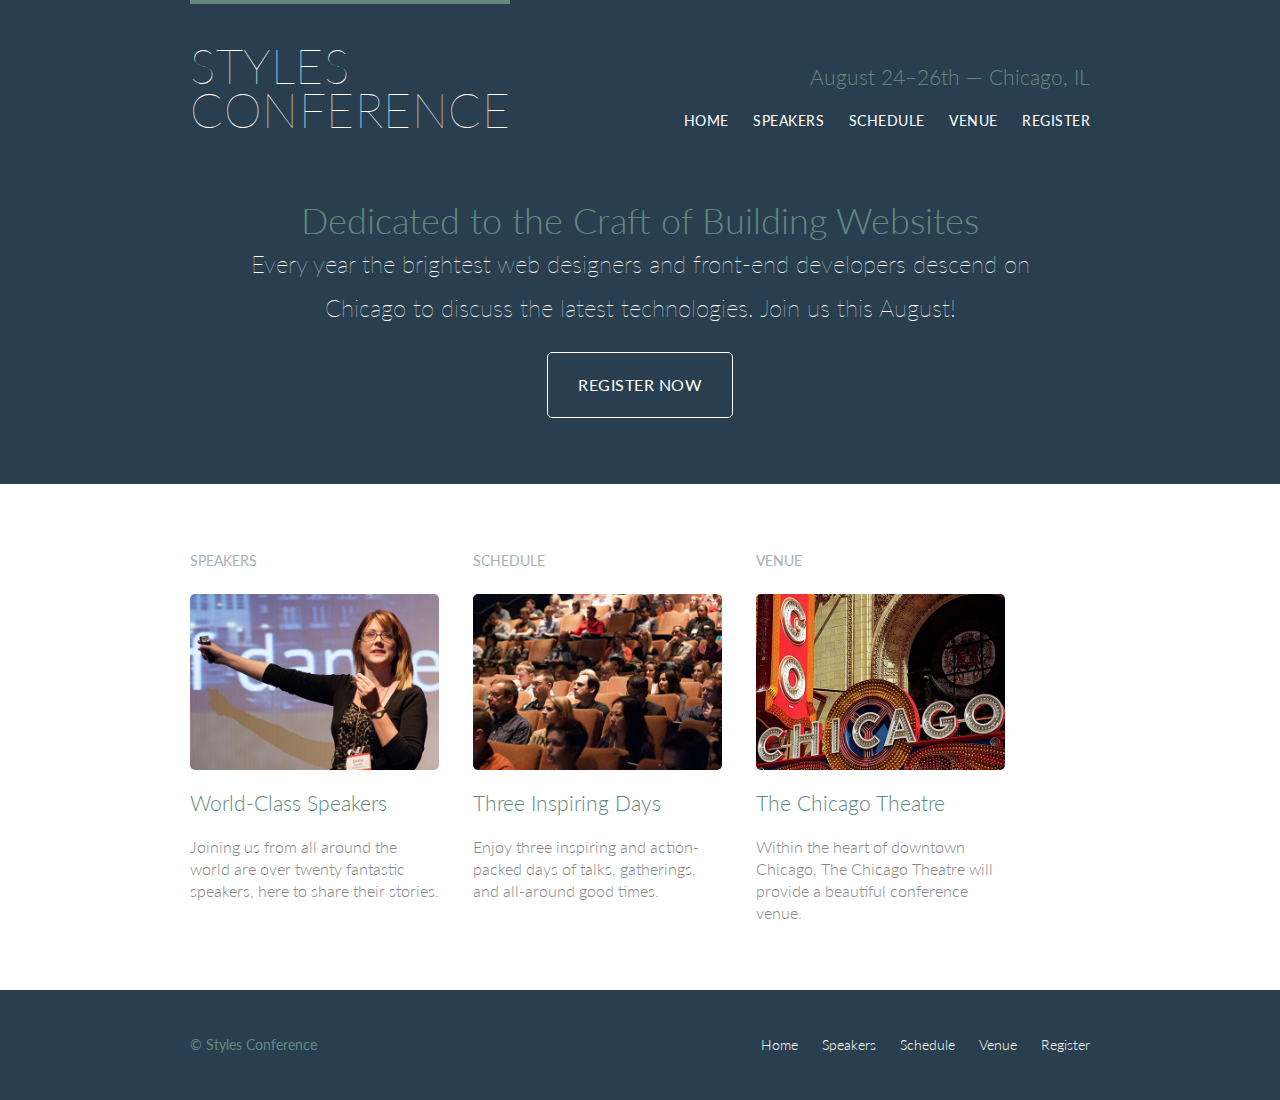
<file: index.html>
<!DOCTYPE html>
<html lang="en">
  <head>
    <meta charset="utf-8" />
    <title>Styles Conference</title>
    <link rel="stylesheet" href="normalize.css" />
    <link rel="stylesheet" href="main.css" />
    <link rel="preconnect" href="https://fonts.googleapis.com" />
    <link rel="preconnect" href="https://fonts.gstatic.com" crossorigin />
    <link
      href="https://fonts.googleapis.com/css2?family=Lato:wght@100;300;400&display=swap"
      rel="stylesheet"
    />
  </head>
  <body>
    <header class="primary-header container group">
      <h1 class="logo">
        <a href="index.html"
          >Styles <br />
          Conference</a
        >
      </h1>

      <h3 class="tagline">August 24&ndash;26th &mdash; Chicago, IL</h3>

      <nav class="nav primary-nav">
        <ul>
          <li><a href="index.html">Home</a></li>
          <li><a href="speakers.html">Speakers</a></li>
          <li><a href="schedule.html">Schedule</a></li>
          <li><a href="venue.html">Venue</a></li>
          <li><a href="register.html">Register</a></li>
        </ul>
      </nav>
    </header>

    <section class="hero container">
      <h2>Dedicated to the Craft of Building Websites</h2>

      <p>
        Every year the brightest web designers and front-end developers descend
        on Chicago to discuss the latest technologies. Join us this August!
      </p>

      <a href="register.html" class="btn btn-alt">Register Now</a>
    </section>

    <section class="row">
      <div class="grid">
        <!-- speakers -->
        <section class="teaser col-1-3">
          <a href="speakers.html">
            <h5>Speakers</h5>
            <a href="speakers.html">
              <img src="assets/images/home/speakers.jpg" alt="Professional
              Speakers"
            </a>
            <h3>World-Class Speakers</h3>
          </a>
          <p>
            Joining us from all around the world are over twenty fantastic
            speakers, here to share their stories.
          </p>
        </section>
        <!-- 
        schedule
      -->
        <section class="teaser col-1-3">
          <a href="schedule.html">
            <h5>Schedule</h5>
            <a href="schedule.html">
              <img src="assets/images/home/schedule.jpg" alt="schedule"
            </a>
            <h3>Three Inspiring Days</h3>
          </a>
          <p>
            Enjoy three inspiring and action-packed days of talks, gatherings,
            and all-around good times.
          </p>
        </section>
        <!-- 
        venue
      -->
        <section class="teaser col-1-3">
          <a href="venue.html">
            <h5>Venue</h5>
            <a href="venue.html">
              <img src="assets/images/home/venue.jpg" alt="venue"
            </a>
            <h3>The Chicago Theatre</h3>
          </a>
          <p>
            Within the heart of downtown Chicago, The Chicago Theatre will
            provide a beautiful conference venue.
          </p>
        </section>
      </div>
    </section>
    <footer class="primary-footer container group">
      <small>&copy; Styles Conference</small>

      <nav class="nav">
        <ul>
          <li><a href="index.html">Home</a></li>
          <li><a href="speakers.html">Speakers</a></li>
          <li><a href="schedule.html">Schedule</a></li>
          <li><a href="venue.html">Venue</a></li>
          <li><a href="register.html">Register</a></li>
        </ul>
      </nav>
    </footer>
  </body>
</html>
</file>
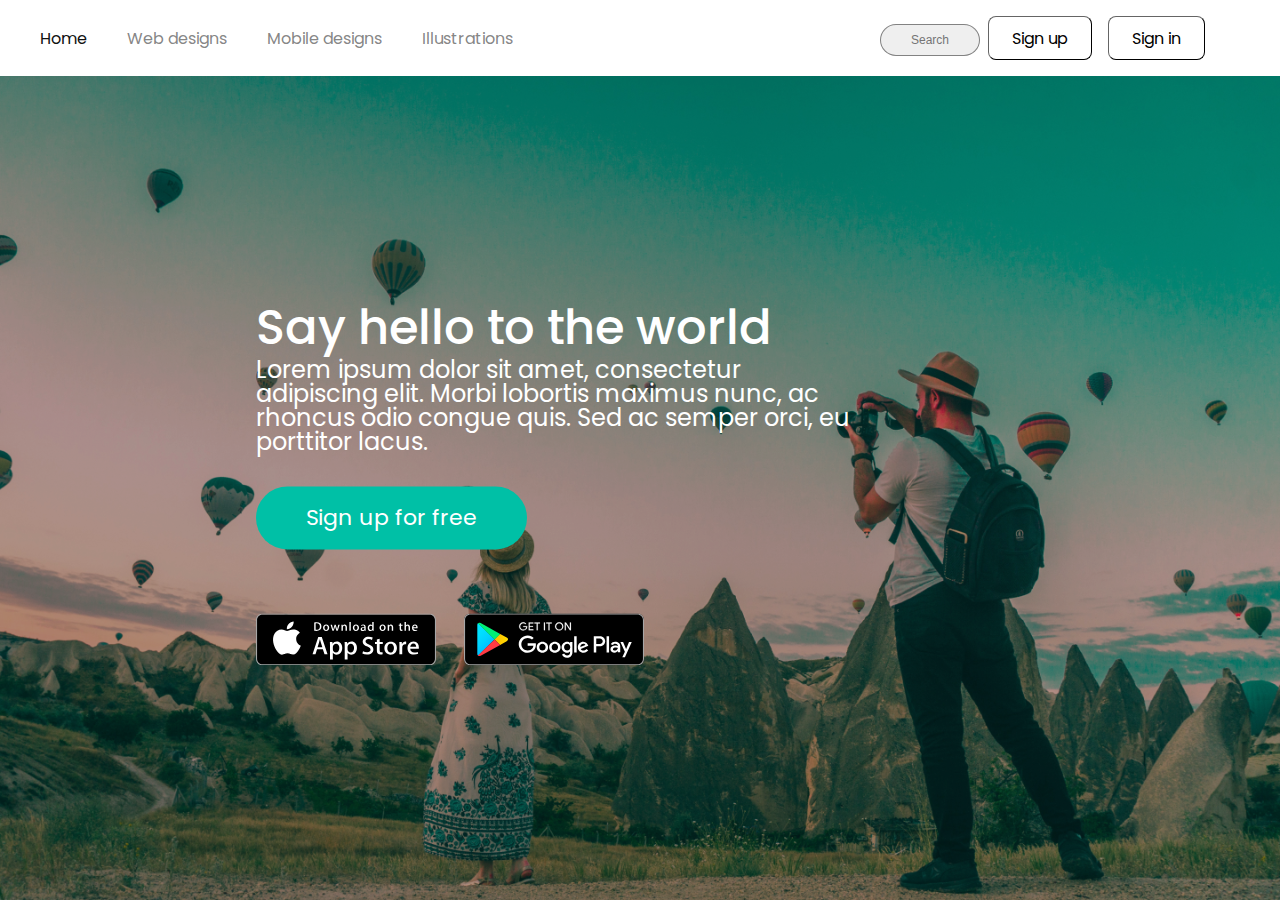
<file: daily-UI/product-intro-page/index.html>
<!DOCTYPE html>
<html lang="en">
  <head>
    <meta charset="UTF-8" />
    <meta name="viewport" content="width=device-width, initial-scale=1.0" />
    <title>Product Landing Page</title>

    <link rel="stylesheet" href="assets/css/index.css" />
  </head>
  <body>
    <header>
      <div class="wrapper">
        <div class="container left_container">
          <ul class="nav_list">
            <li class="nav_item">
              <a href="#" class="nav_link active">Home</a>
            </li>
            <li class="nav_item">
              <a href="#" class="nav_link">Web designs</a>
            </li>
            <li class="nav_item">
              <a href="#" class="nav_link">Mobile designs</a>
            </li>
            <li class="nav_item">
              <a href="#" class="nav_link">Illustrations</a>
            </li>
          </ul>
        </div>
        <div class="container right_container">
          <form action="#">
            <input class="search" type="text" placeholder="Search" />

            <button class="btn">Sign up</button>
            <button class="btn">Sign in</button>
          </form>
        </div>
      </div>
    </header>
    <div class="content_wrapper">
      <div class="main-content">
        <h4 class="hello-world">Say hello to the world</h4>
        <p class="para">
          Lorem ipsum dolor sit amet, consectetur adipiscing elit. Morbi
          lobortis maximus nunc, ac rhoncus odio congue quis. Sed ac semper
          orci, eu porttitor lacus.
        </p>
        <button class="btn-alt">Sign up for free</button>

        <div>
          <img
            class="icons"
            src="assets/images/appstore-logo.svg"
            alt="appstore-logo"
          />
          <img src="assets/images/playstore-icon.svg" alt="playstore-icon" />
        </div>
      </div>
    </div>

    <script src="./assets/js/main.js"></script>
  </body>
</html>
</file>
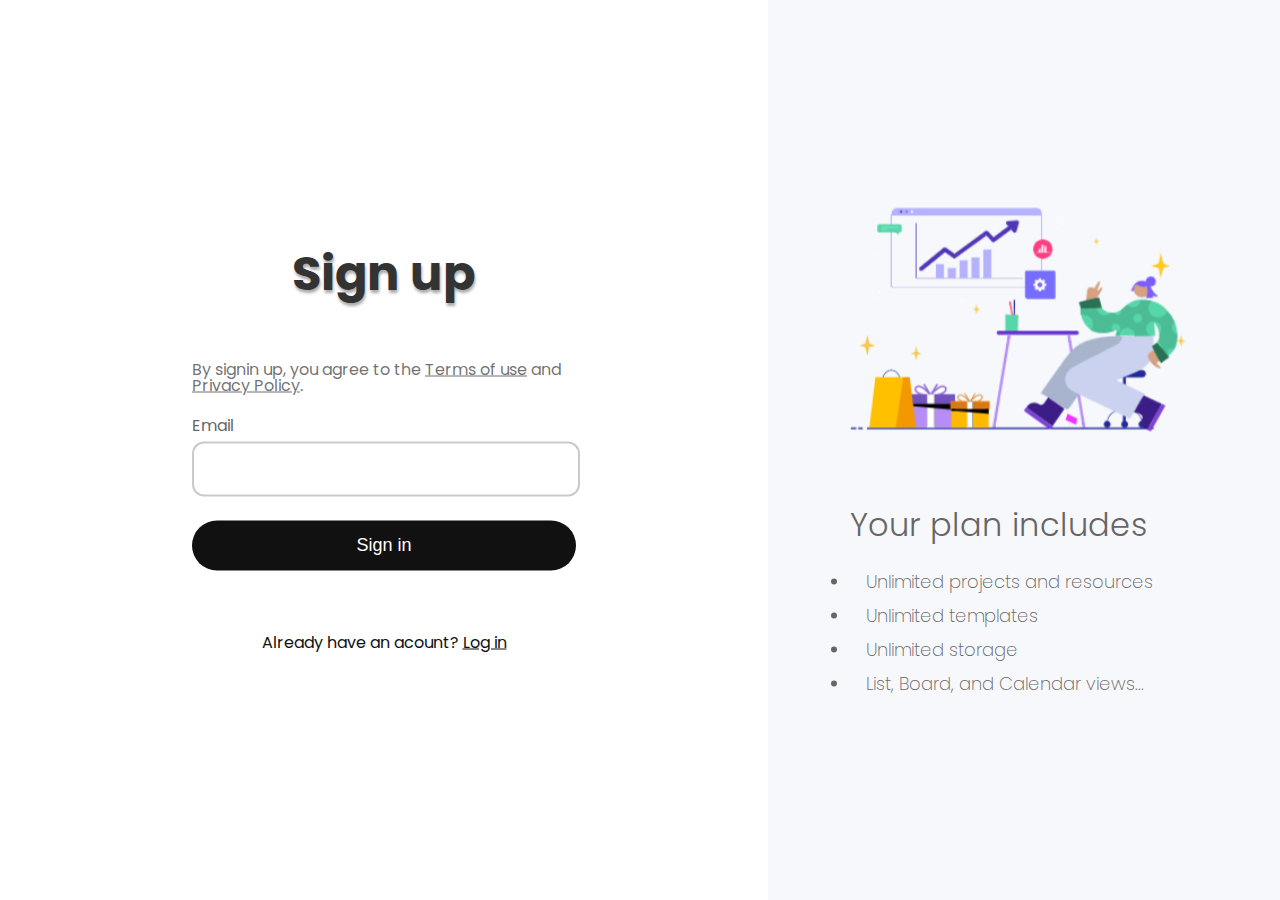
<file: daily-UI/simple-signup/index.html>
<!DOCTYPE html>
<html lang="en">
  <head>
    <meta charset="UTF-8" />
    <meta name="viewport" content="width=device-width, initial-scale=1.0" />
    <title>Signup Page</title>

    <link rel="stylesheet" href="index.css" />
  </head>
  <body>
    <div class="hero">
      <div class="container left_container">
        <div class="center">
          <h1 class="signup_title">Sign up</h1>
          <p class="para">
            By signin up, you agree to the
            <a class="links" href="#">Terms of use</a> and
            <a class="links" href="#">Privacy Policy</a>.
          </p>
          <form action="#">
            <label class="signin_email" for="email">Email</label>
            <input type="email" class="signup_box" />
            <button class="btn">Sign in</button>
          </form>
          <p class="login_para">
            Already have an acount? <a class="login" href="#">Log in</a>
          </p>
        </div>
      </div>
      <div class="container right_container">
        <div class="center">
          <img src="images/side_image.svg" alt="" srcset="" />

          <div class="info_section">
            <h2 class="info_title primary_text">Your plan includes</h2>
            <ul class="info_list">
              <li class="primary_text">Unlimited projects and resources</li>
              <li class="primary_text">Unlimited templates</li>
              <li class="primary_text">Unlimited storage</li>
              <li class="primary_text">List, Board, and Calendar views...</li>
            </ul>
          </div>
        </div>
      </div>
    </div>
  </body>
</html>
</file>
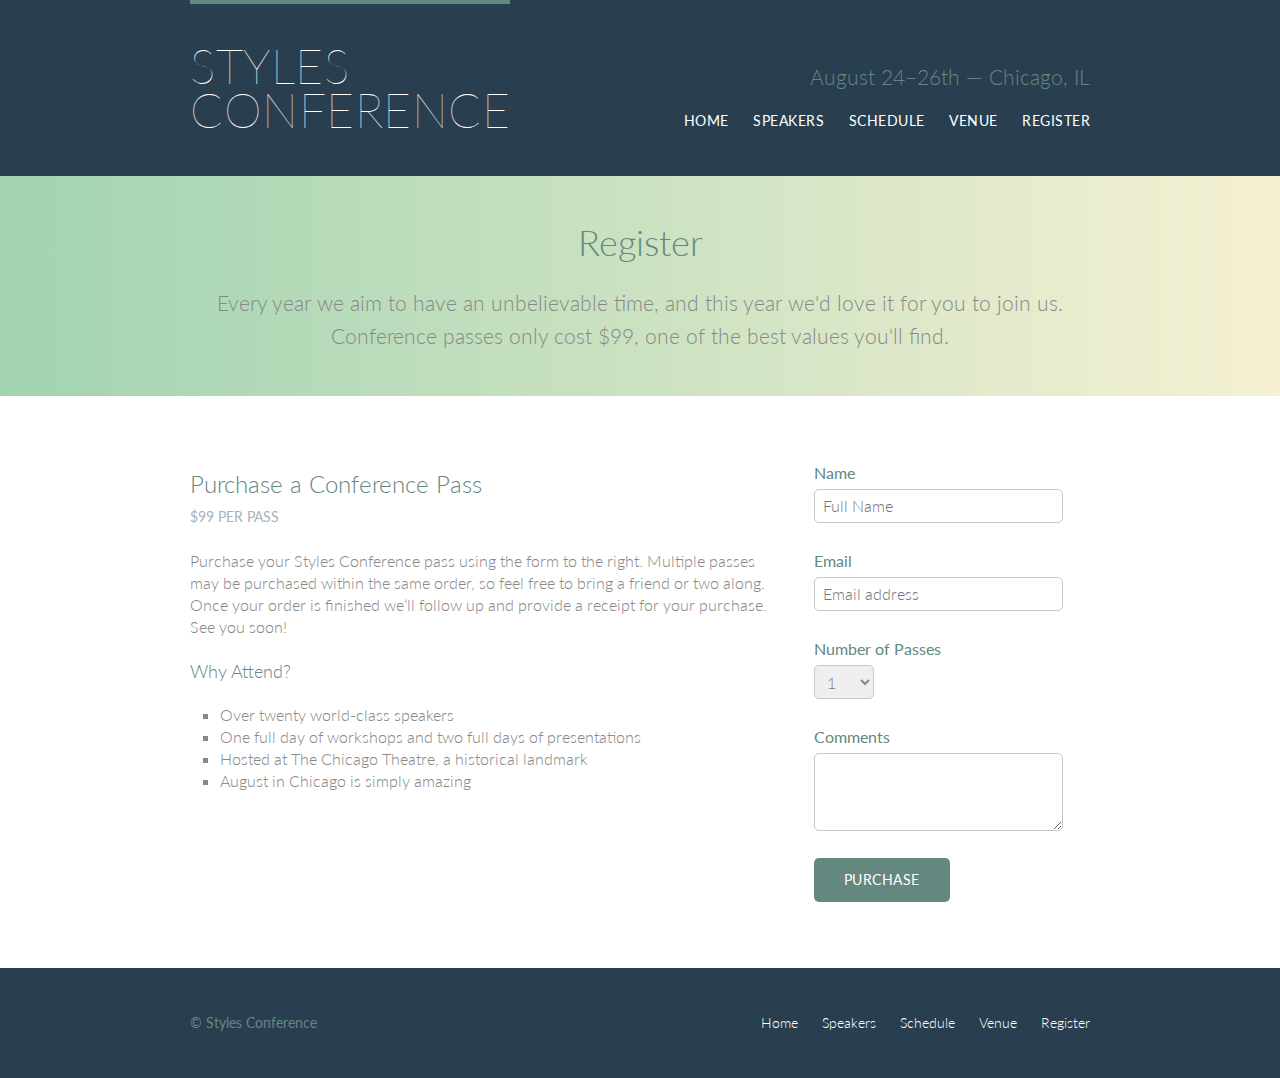
<file: register.html>
<html>
  <head>
    <meta charset="utf-8" />
    <title>Styles Conference</title>
    <link rel="stylesheet" href="normalize.css" />
    <link rel="stylesheet" href="main.css" />
    <link rel="preconnect" href="https://fonts.googleapis.com" />
    <link rel="preconnect" href="https://fonts.gstatic.com" crossorigin />
    <link
      href="https://fonts.googleapis.com/css2?family=Lato:wght@100;300;400&display=swap"
      rel="stylesheet"
    />
  </head>
  <body>
    <header class="primary-header container group">
      <h1 class="logo">
        <a href="index.html"
          >Styles <br />
          Conference</a
        >
      </h1>

      <h3 class="tagline">August 24&ndash;26th &mdash; Chicago, IL</h3>

      <nav class="nav primary-nav">
        <ul>
          <li><a href="index.html">Home</a></li>
          <li><a href="speakers.html">Speakers</a></li>
          <li><a href="schedule.html">Schedule</a></li>
          <li><a href="venue.html">Venue</a></li>
          <li><a href="register.html">Register</a></li>
        </ul>
      </nav>
    </header>

    <!-- lead  -->
    <section class="row-alt">
      <div class="lead container">
        <h1>Register</h1>
        <p>
          Every year we aim to have an unbelievable time, and this year we'd
          love it for you to join us. Conference passes only cost $99, one of
          the best values you'll find.
        </p>
      </div>
    </section>
    <!-- main content  -->
    <section class="row">
      <div class="grid">
        <section class="col-2-3">
          <h2>Purchase a Conference Pass</h2>
          <h5>$99 per Pass</h5>
          <p>
            Purchase your Styles Conference pass using the form to the right.
            Multiple passes may be purchased within the same order, so feel free
            to bring a friend or two along. Once your order is finished
            we&#8217;ll follow up and provide a receipt for your purchase. See
            you soon!
          </p>
          <h4>Why Attend?</h4>

          <ul class="why-attend">
            <li>Over twenty world-class speakers</li>
            <li>
              One full day of workshops and two full days of presentations
            </li>
            <li>Hosted at The Chicago Theatre, a historical landmark</li>
            <li>August in Chicago is simply amazing</li>
          </ul>
        </section>
        <form class="col-1-3" action="#" method="post">
          <fieldset class="register-group">
            <label>
              Name
              <input type="text" name="name" placeholder="Full Name" required />
            </label>
            <label>
              Email
              <input
                type="email"
                name="email"
                placeholder="Email address"
                required
              />
            </label>
            <label>
              Number of Passes
              <select name="quantity" required>
                <option value="1" selected>1</option>
                <option value="2">2</option>
                <option value="3">3</option>
                <option value="4">4</option>
                <option value="5">5</option>
              </select>
            </label>
            <label>
              Comments
              <textarea name="Comments"></textarea>
            </label>
          </fieldset>
          <input class="btn btn-default" type="submit" name="submit"
          value="Purchase"
        </form>
      </div>
    </section>

    <!-- footer  -->

    <footer class="primary-footer container group">
      <small>&copy; Styles Conference </small>

      <nav class="nav">
        <ul>
          <li><a href="index.html">Home</a></li>
          <li><a href="speakers.html">Speakers</a></li>
          <li><a href="schedule.html">Schedule</a></li>
          <li><a href="venue.html">Venue</a></li>
          <li><a href="register.html">Register</a></li>
        </ul>
      </nav>
    </footer>
  </body>
</html>
</file>
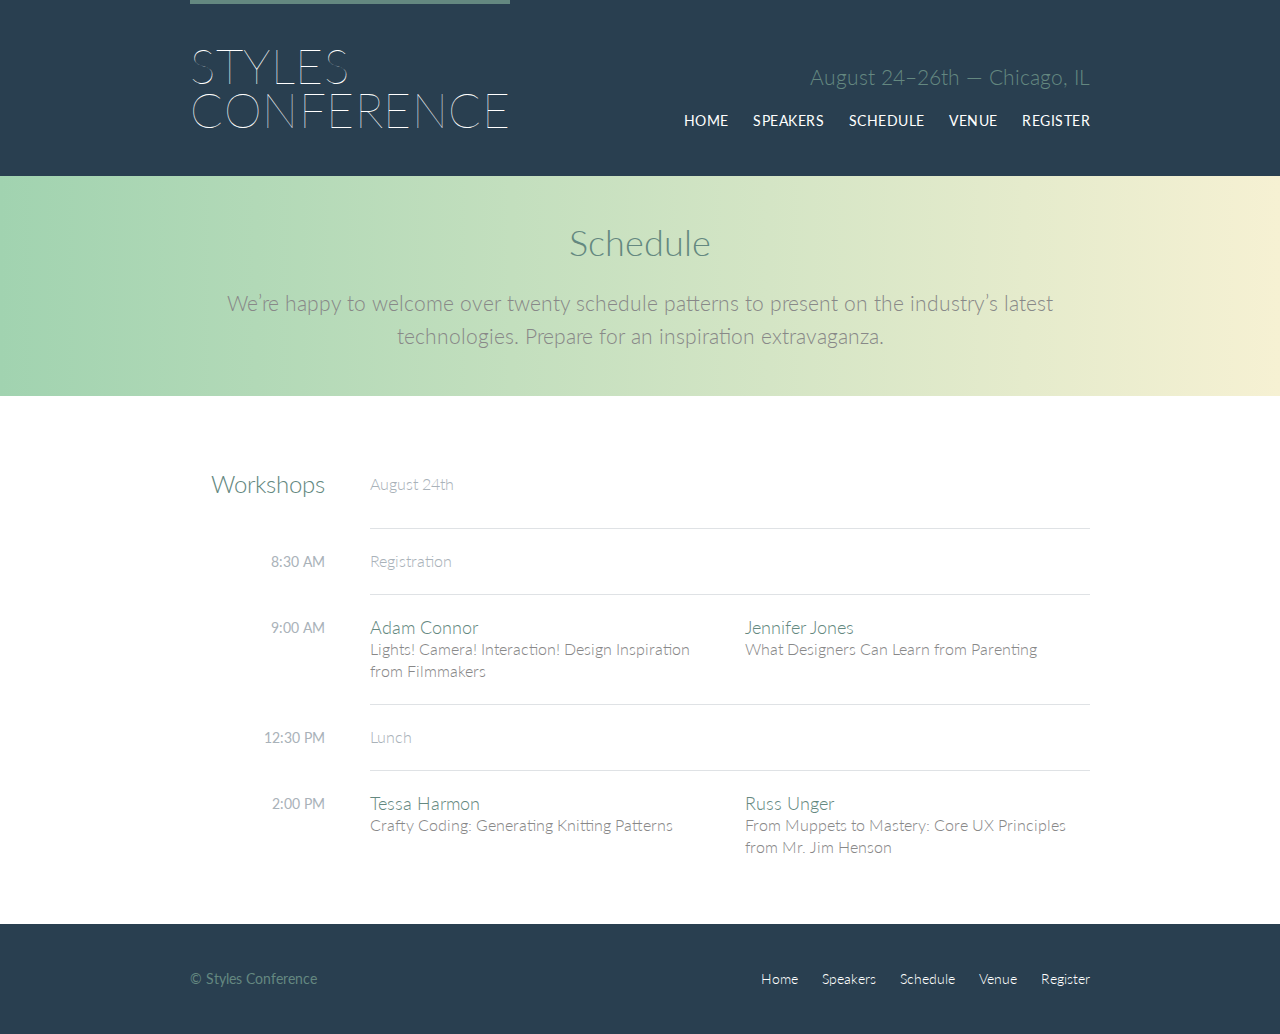
<file: schedule.html>
<html>
  <head>
    <meta charset="utf-8" />
    <title>Styles Conference</title>
    <link rel="stylesheet" href="normalize.css" />
    <link rel="stylesheet" href="main.css" />
    <link rel="preconnect" href="https://fonts.googleapis.com" />
    <link rel="preconnect" href="https://fonts.gstatic.com" crossorigin />
    <link
      href="https://fonts.googleapis.com/css2?family=Lato:wght@100;300;400&display=swap"
      rel="stylesheet"
    />
  </head>
  <body>
    <header class="primary-header container group">
      <h1 class="logo">
        <a href="index.html"
          >Styles <br />
          Conference</a
        >
      </h1>

      <h3 class="tagline">August 24&ndash;26th &mdash; Chicago, IL</h3>

      <nav class="nav primary-nav">
        <ul>
          <li><a href="index.html">Home</a></li>
          <li><a href="speakers.html">Speakers</a></li>
          <li><a href="schedule.html">Schedule</a></li>
          <li><a href="venue.html">Venue</a></li>
          <li><a href="register.html">Register</a></li>
        </ul>
      </nav>
    </header>

    <!-- lead  -->
    <section class="row-alt">
      <div class="lead container">
        <h1>Schedule</h1>
        <p>
          We&#8217;re happy to welcome over twenty schedule patterns to present
          on the industry&#8217;s latest technologies. Prepare for an
          inspiration extravaganza.
        </p>
      </div>
    </section>

    <!-- main content  -->
    <section class="row">
      <div class="container">
        <table>
          <thead>
            <tr>
              <th scope="row">Workshops</th>
              <td class="schedule-offset" colspan="2">August 24th</td>
            </tr>
          </thead>
          <tbody>
            <tr>
              <th scope="row">
                <time datetime="08:30:00">8:30 AM</time>
              </th>
              <td class="schedule-offset" colspan="2">Registration</td>
            </tr>
            <tr>
              <th scope="row">
                <time datetime="09:00:00">9:00 AM</time>
              </th>
              <td>
                <a href="speakers.html#adam-connor">
                  <h4>Adam Connor</h4>
                  Lights! Camera! Interaction! Design Inspiration from
                  Filmmakers
                </a>
              </td>
              <td>
                <a href="speakers.html#jennifer-jones">
                  <h4>Jennifer Jones</h4>
                  What Designers Can Learn from Parenting
                </a>
              </td>
            </tr>
            <tr>
              <th scope="row">
                <time datetime="12:30:00">12:30 PM</time>
              </th>
              <td class="schedule-offset" colspan="2">Lunch</td>
            </tr>
            <tr>
              <th scope="row">
                <time datetime="14:00">2:00 PM</time>
              </th>
              <td>
                <a href="speakers.html#tessa-harmon">
                  <h4>Tessa Harmon</h4>
                  Crafty Coding: Generating Knitting Patterns
                </a>
              </td>
              <td>
                <a href="speakers.html#russ-unger">
                  <h4>Russ Unger</h4>
                  From Muppets to Mastery: Core UX Principles from Mr. Jim
                  Henson
                </a>
              </td>
            </tr>
          </tbody>
        </table>
      </div>
    </section>

    <!-- footer  -->

    <footer class="primary-footer container group">
      <small>&copy; Styles Conference </small>

      <nav class="nav">
        <ul>
          <li><a href="index.html">Home</a></li>
          <li><a href="speakers.html">Speakers</a></li>
          <li><a href="schedule.html">Schedule</a></li>
          <li><a href="venue.html">Venue</a></li>
          <li><a href="register.html">Register</a></li>
        </ul>
      </nav>
    </footer>
  </body>
</html>
</file>
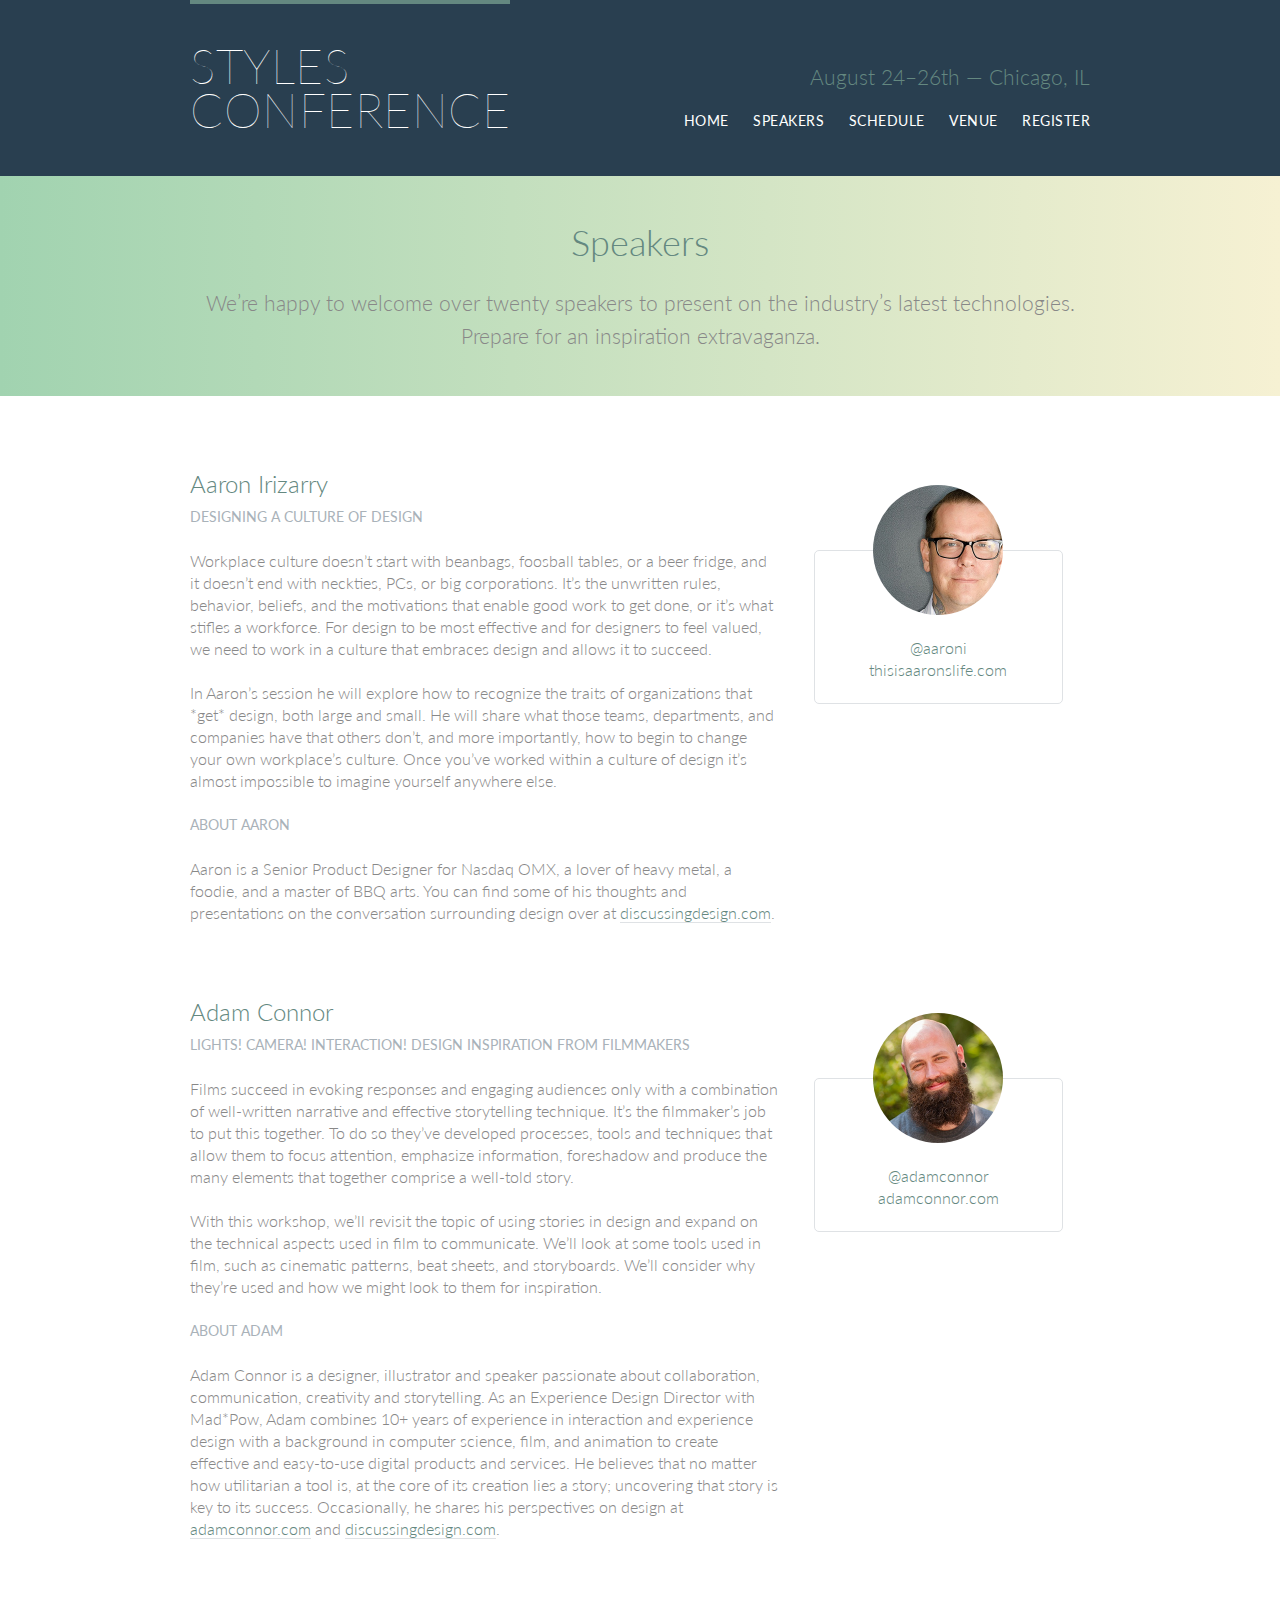
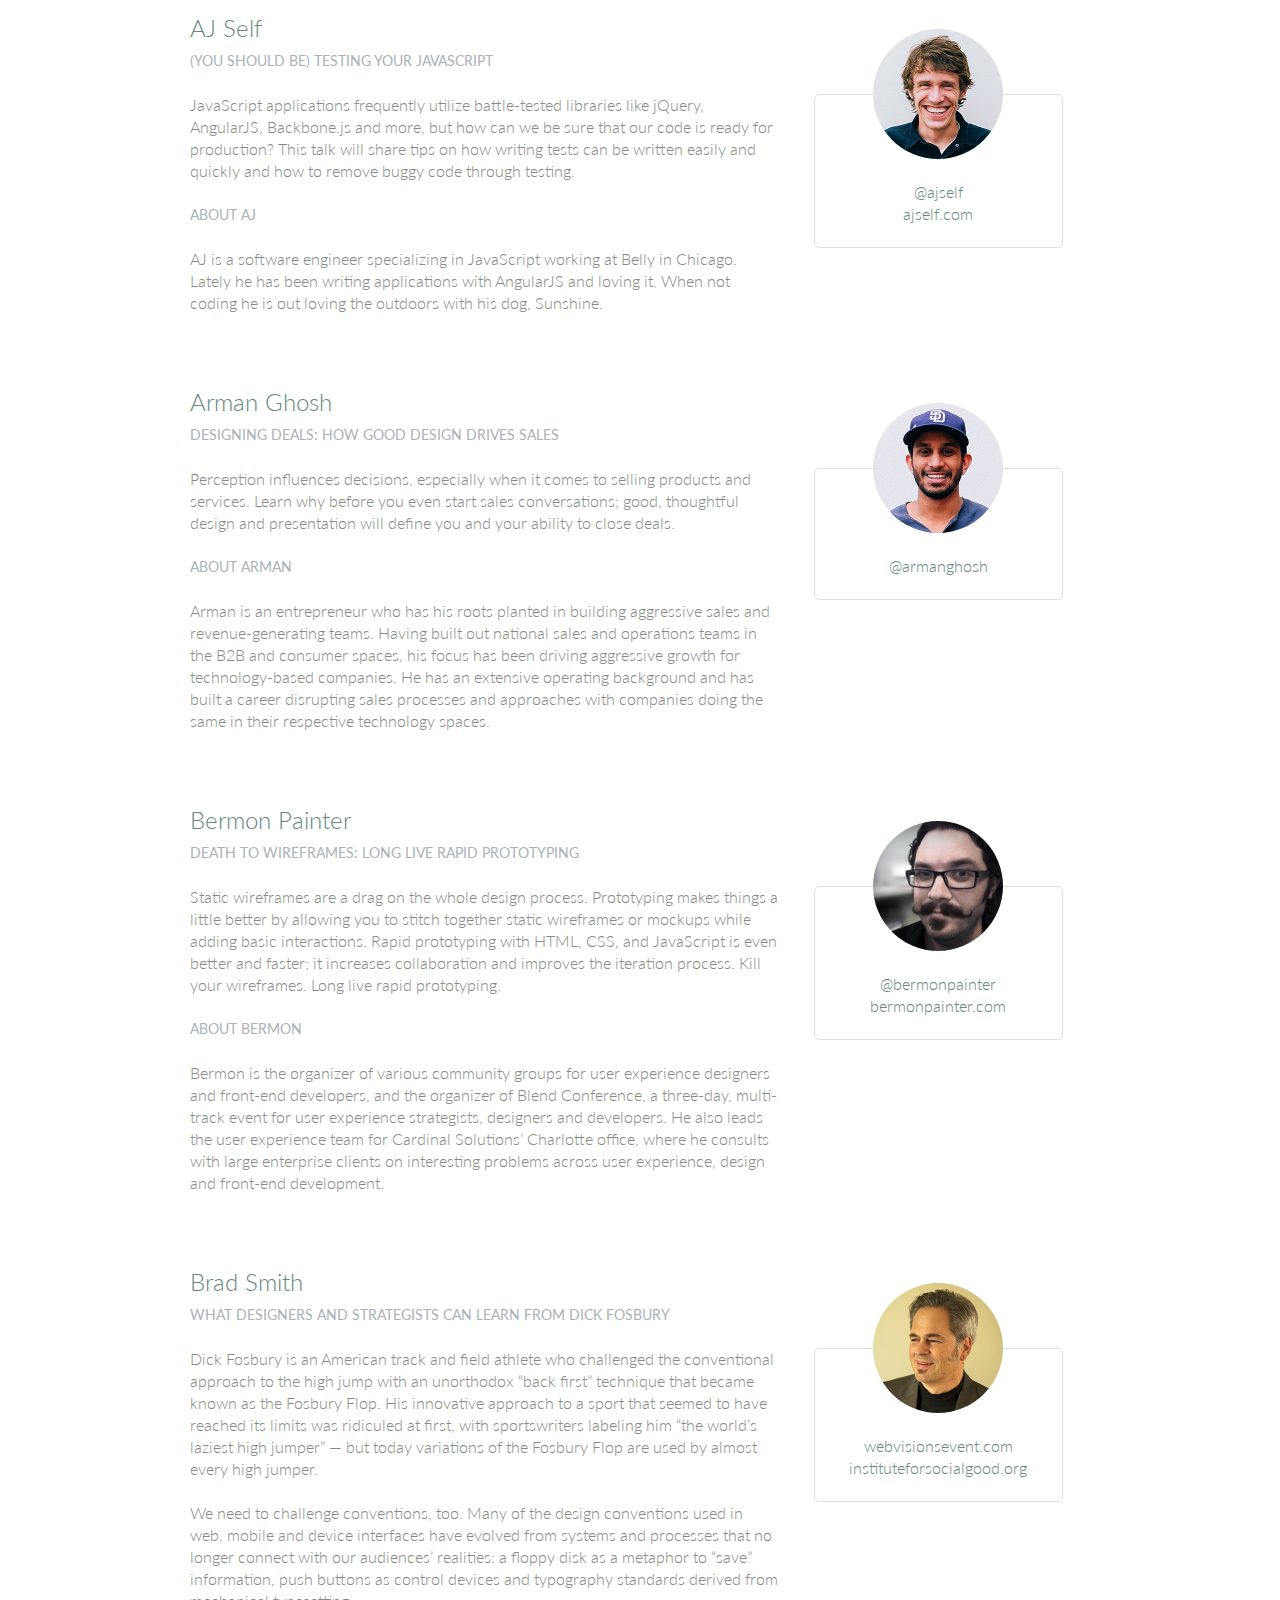
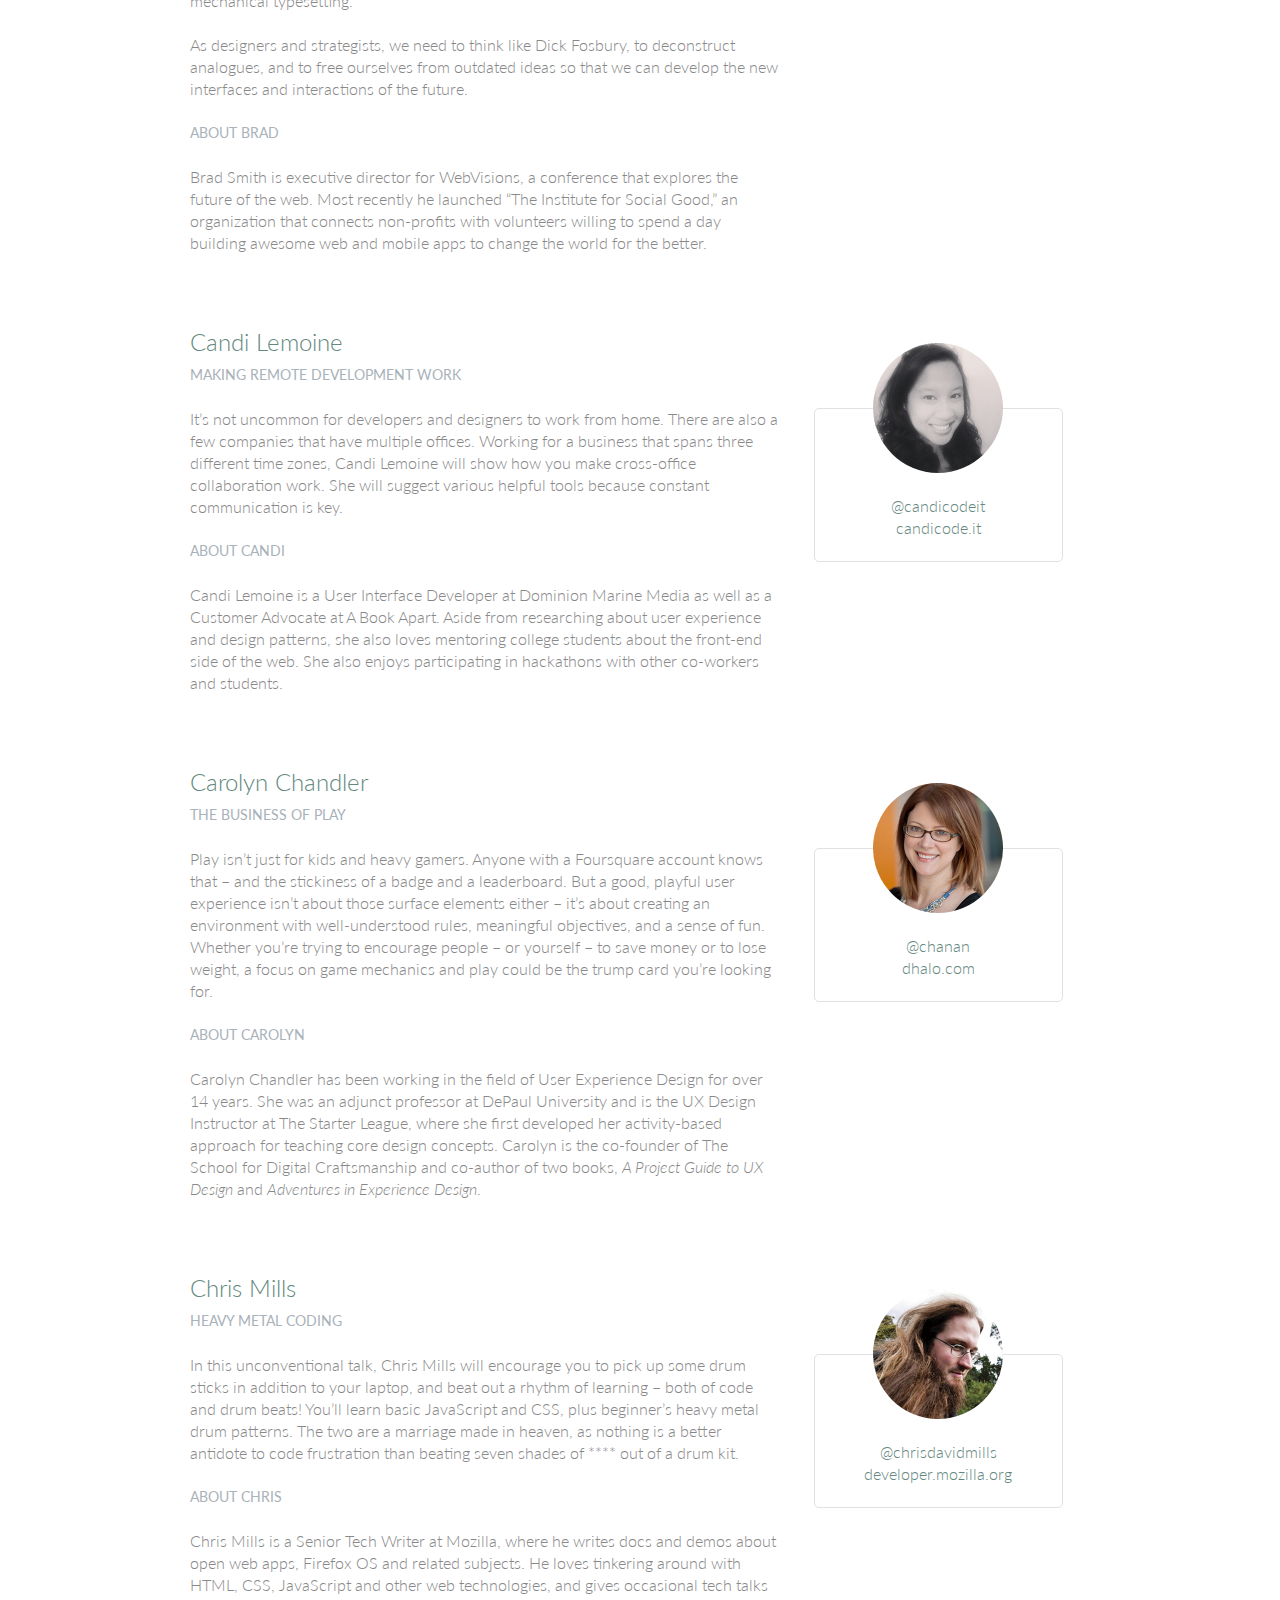
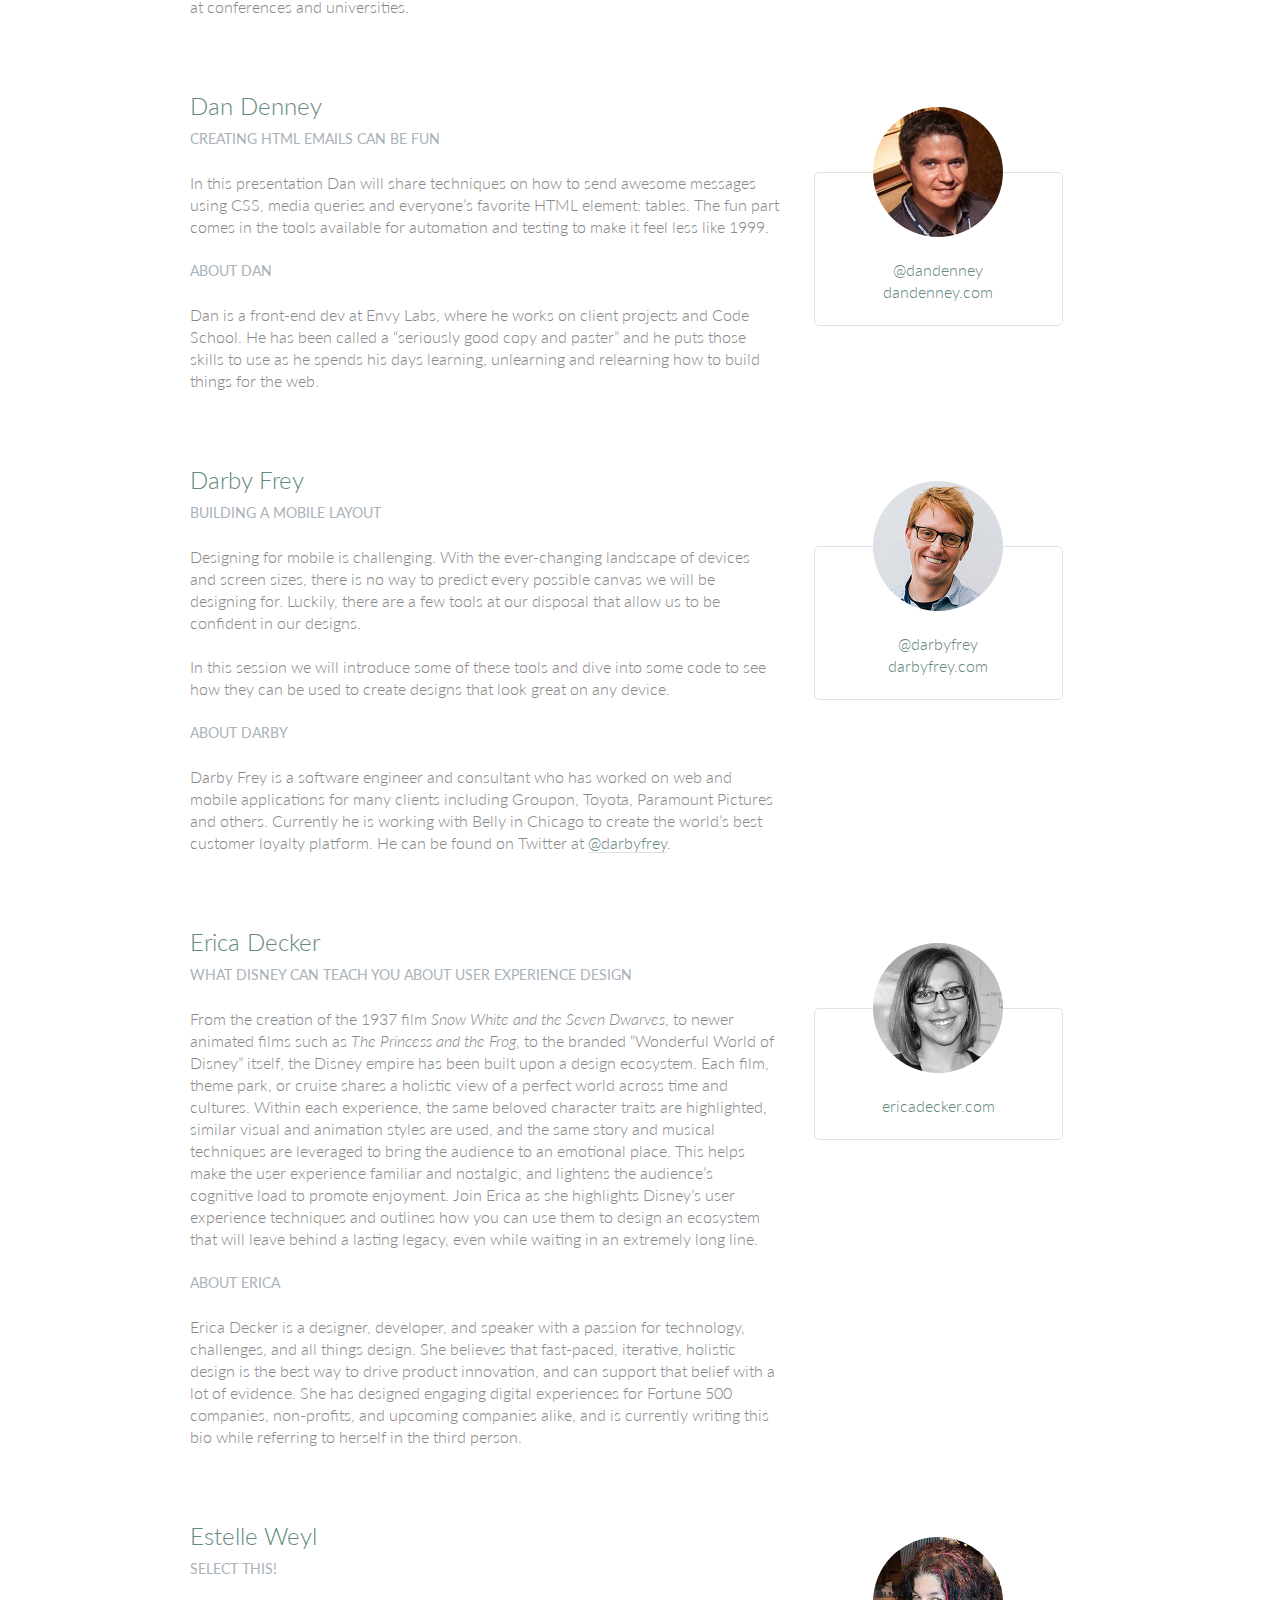
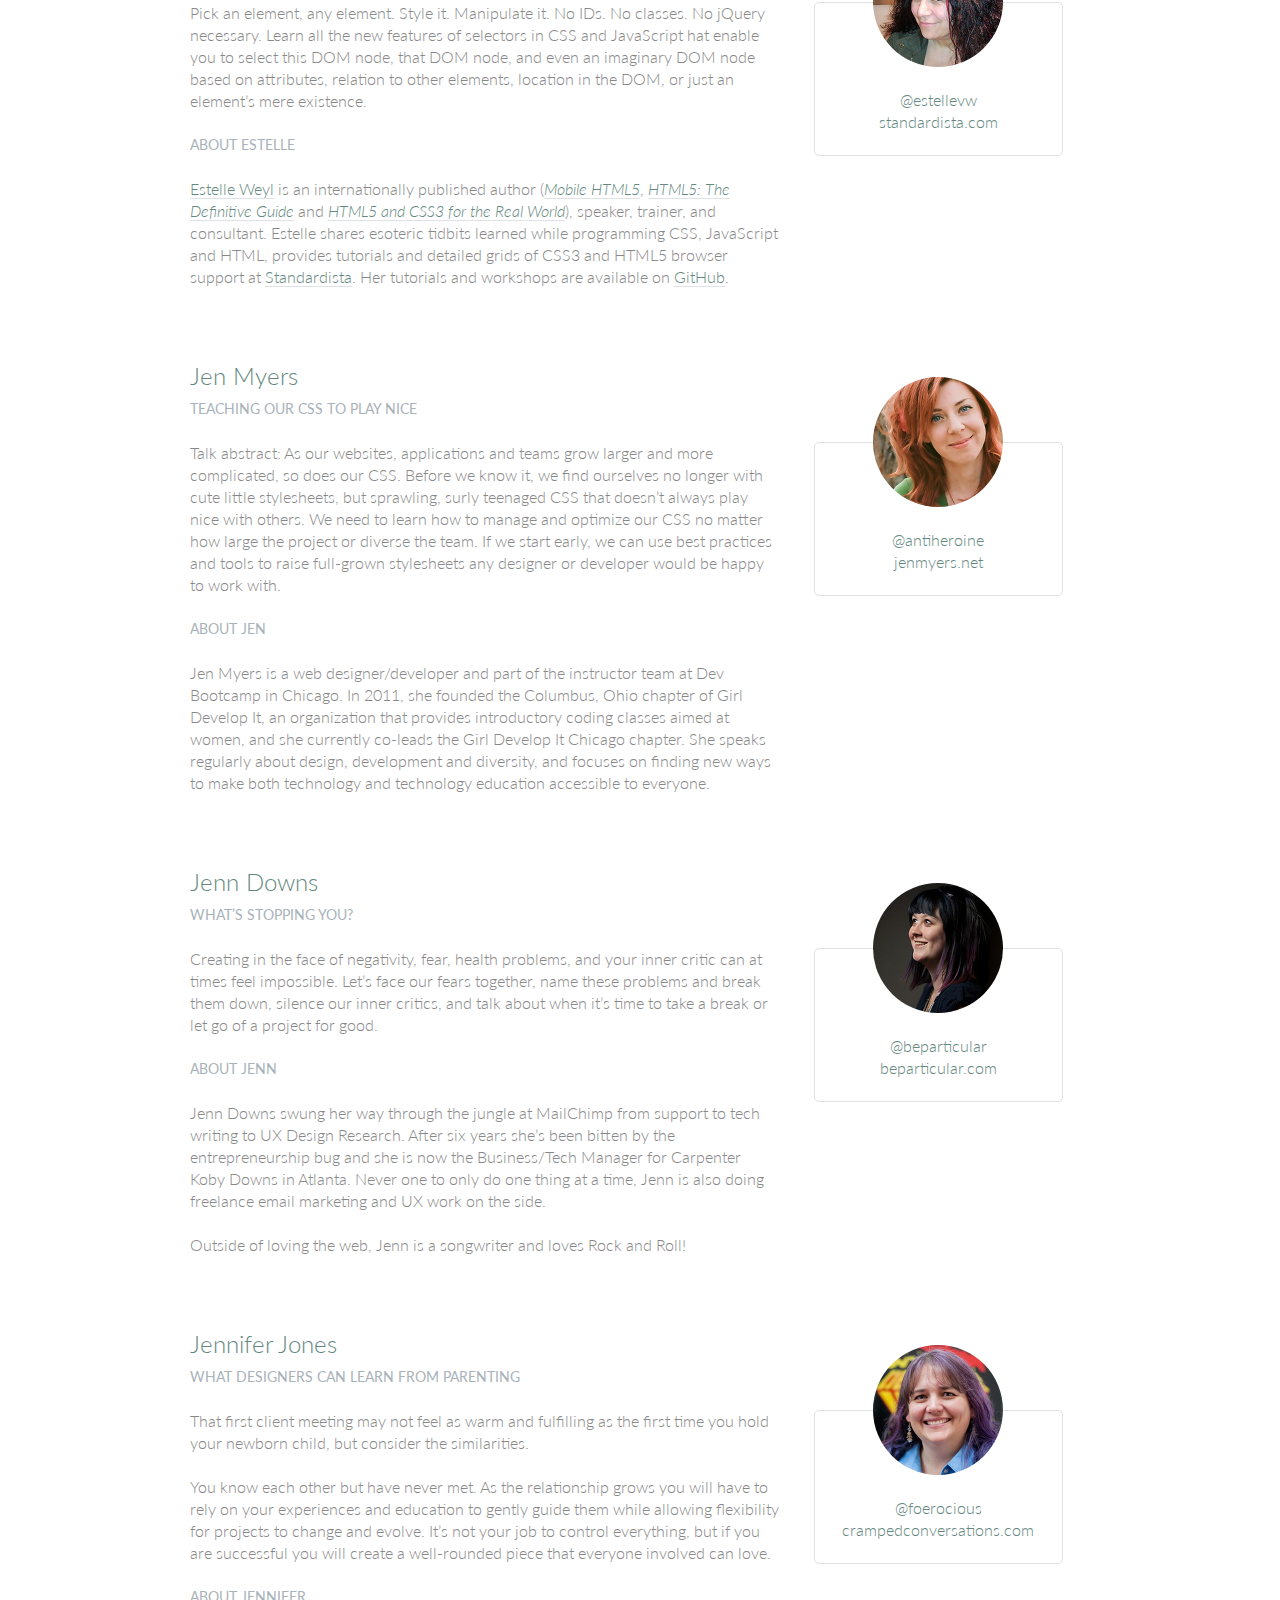
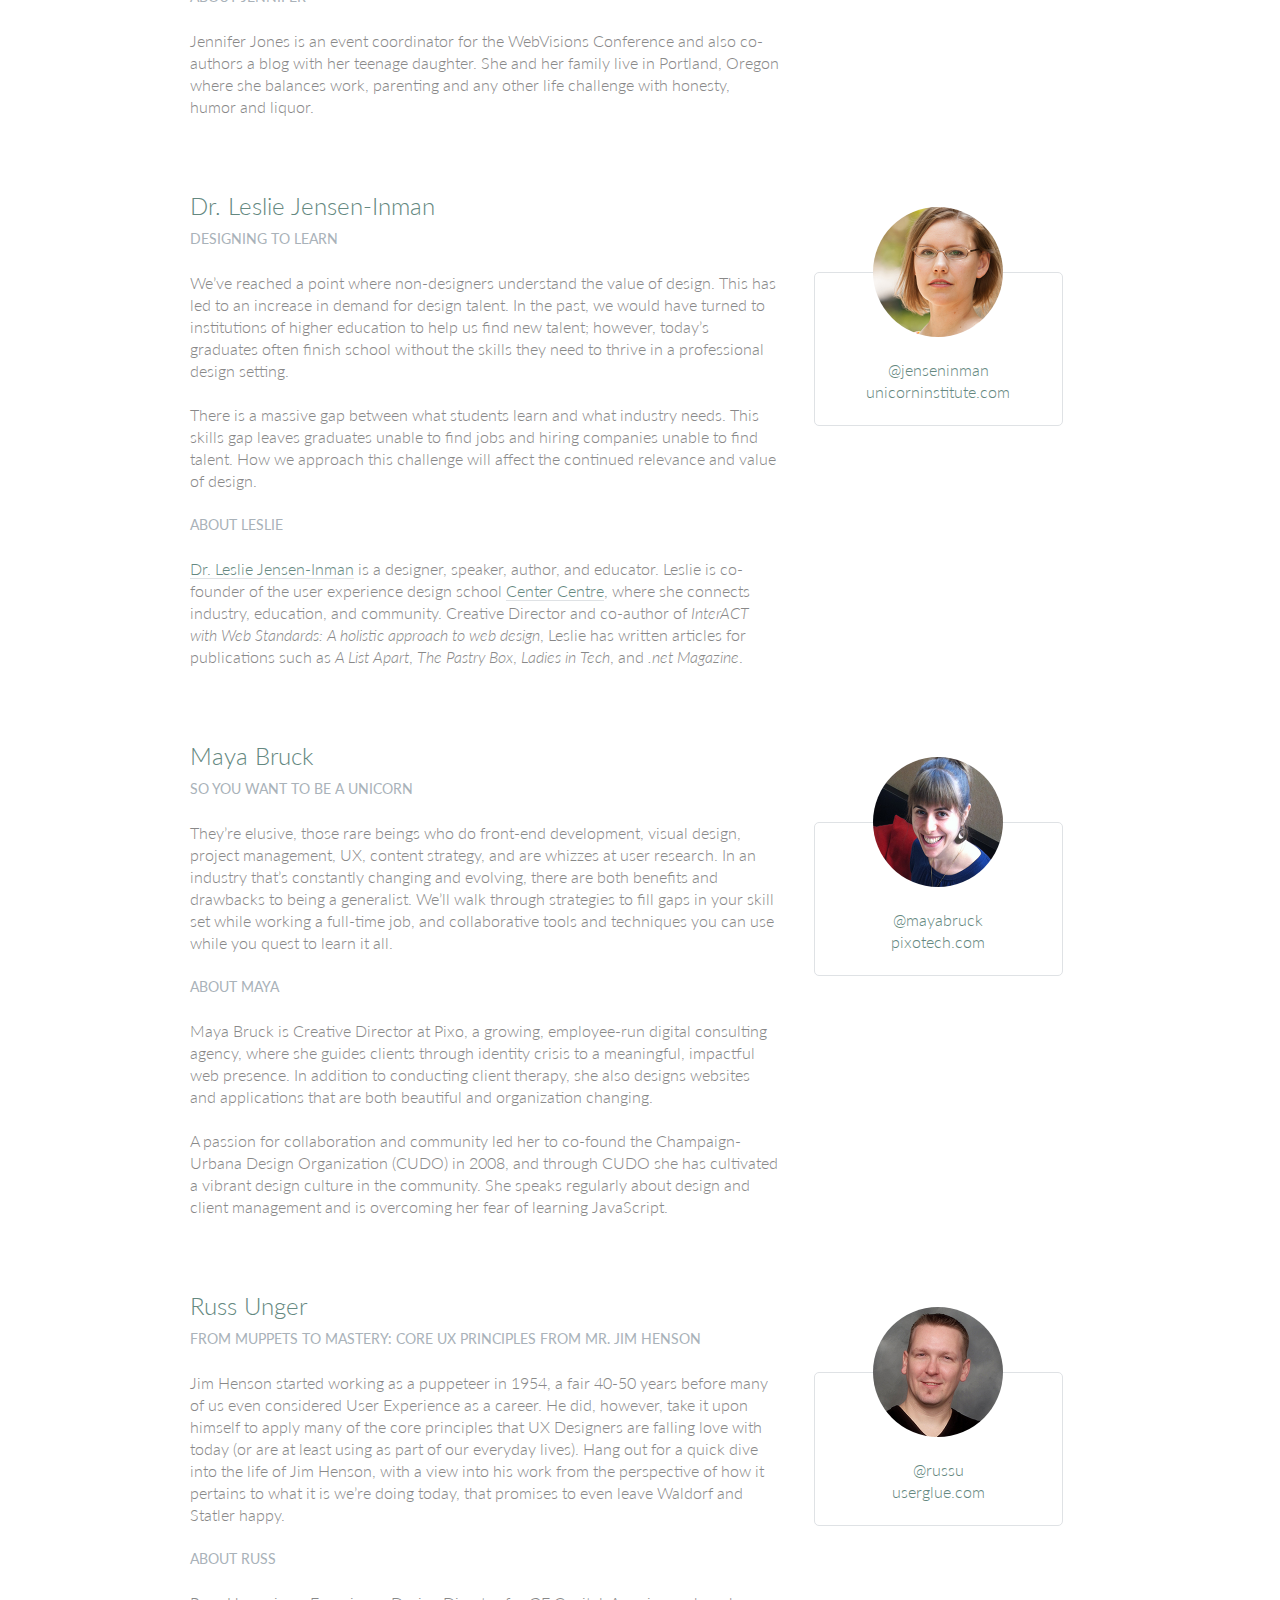
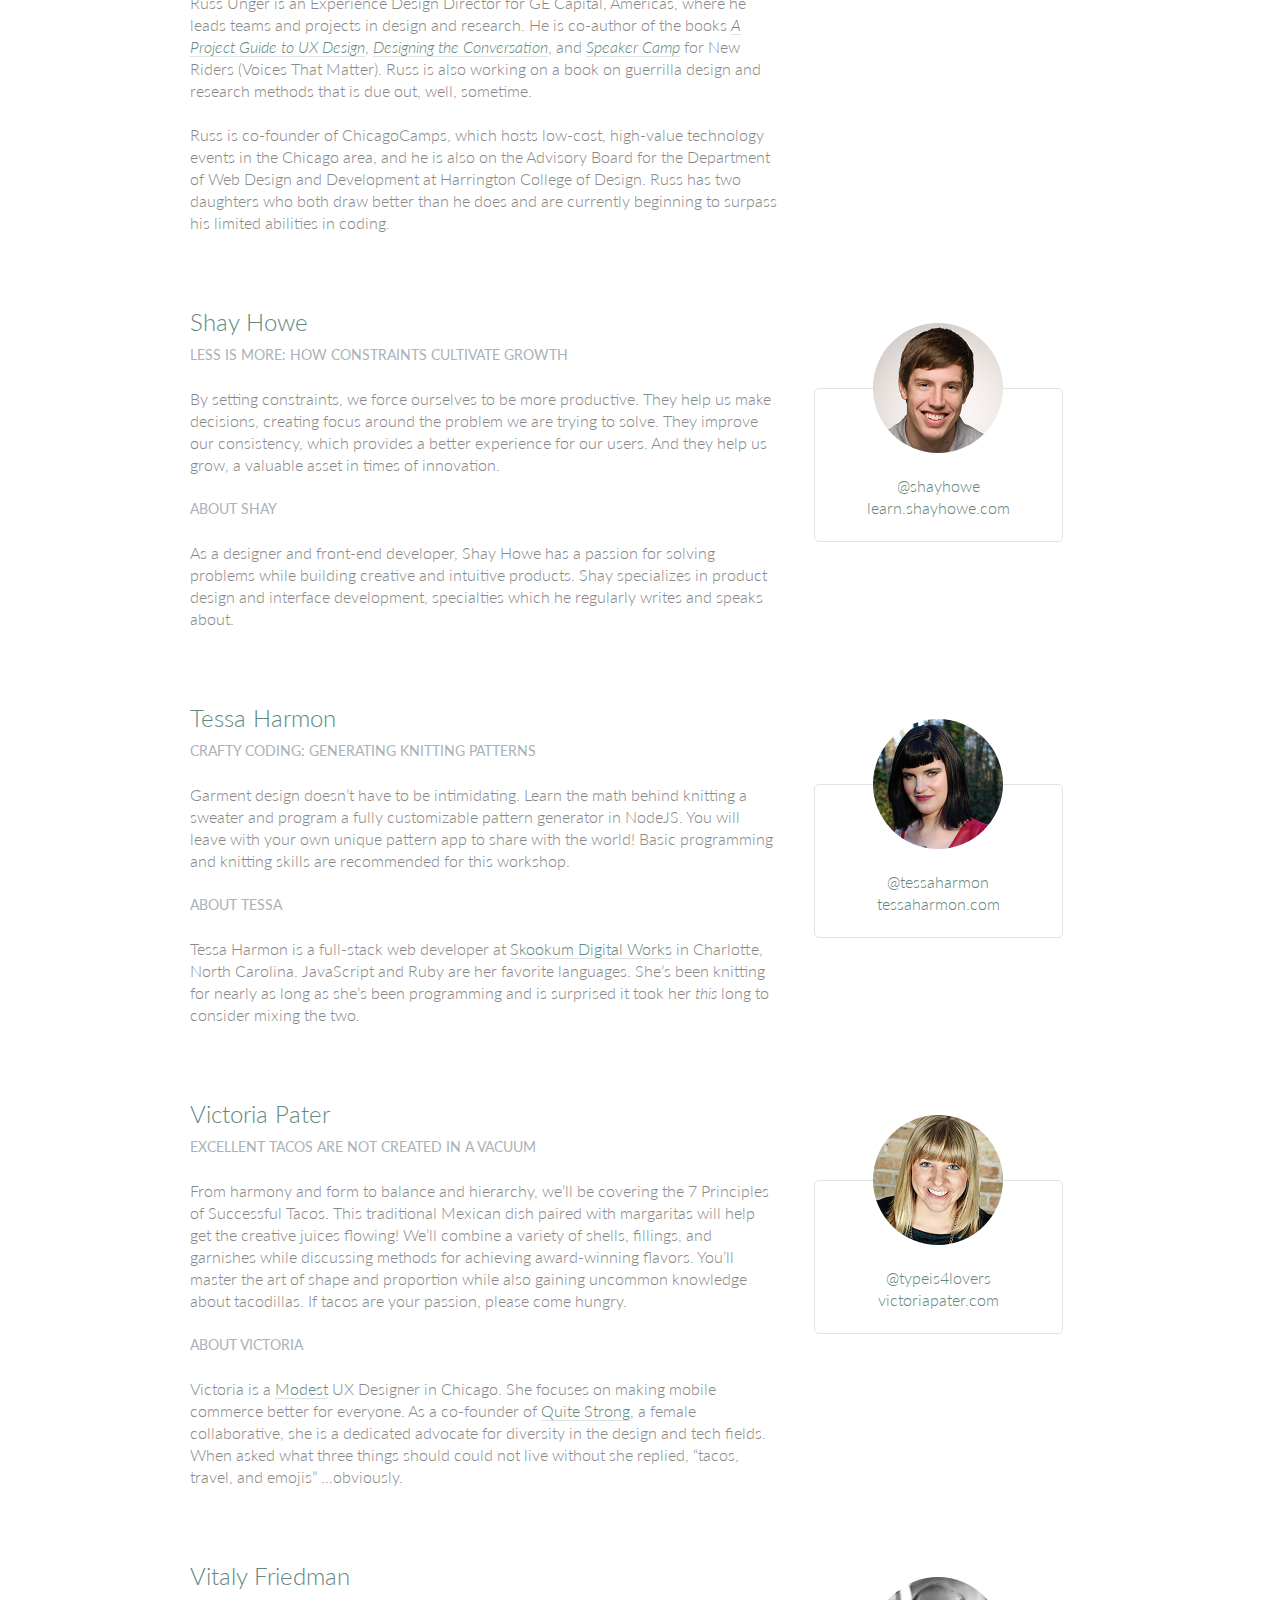
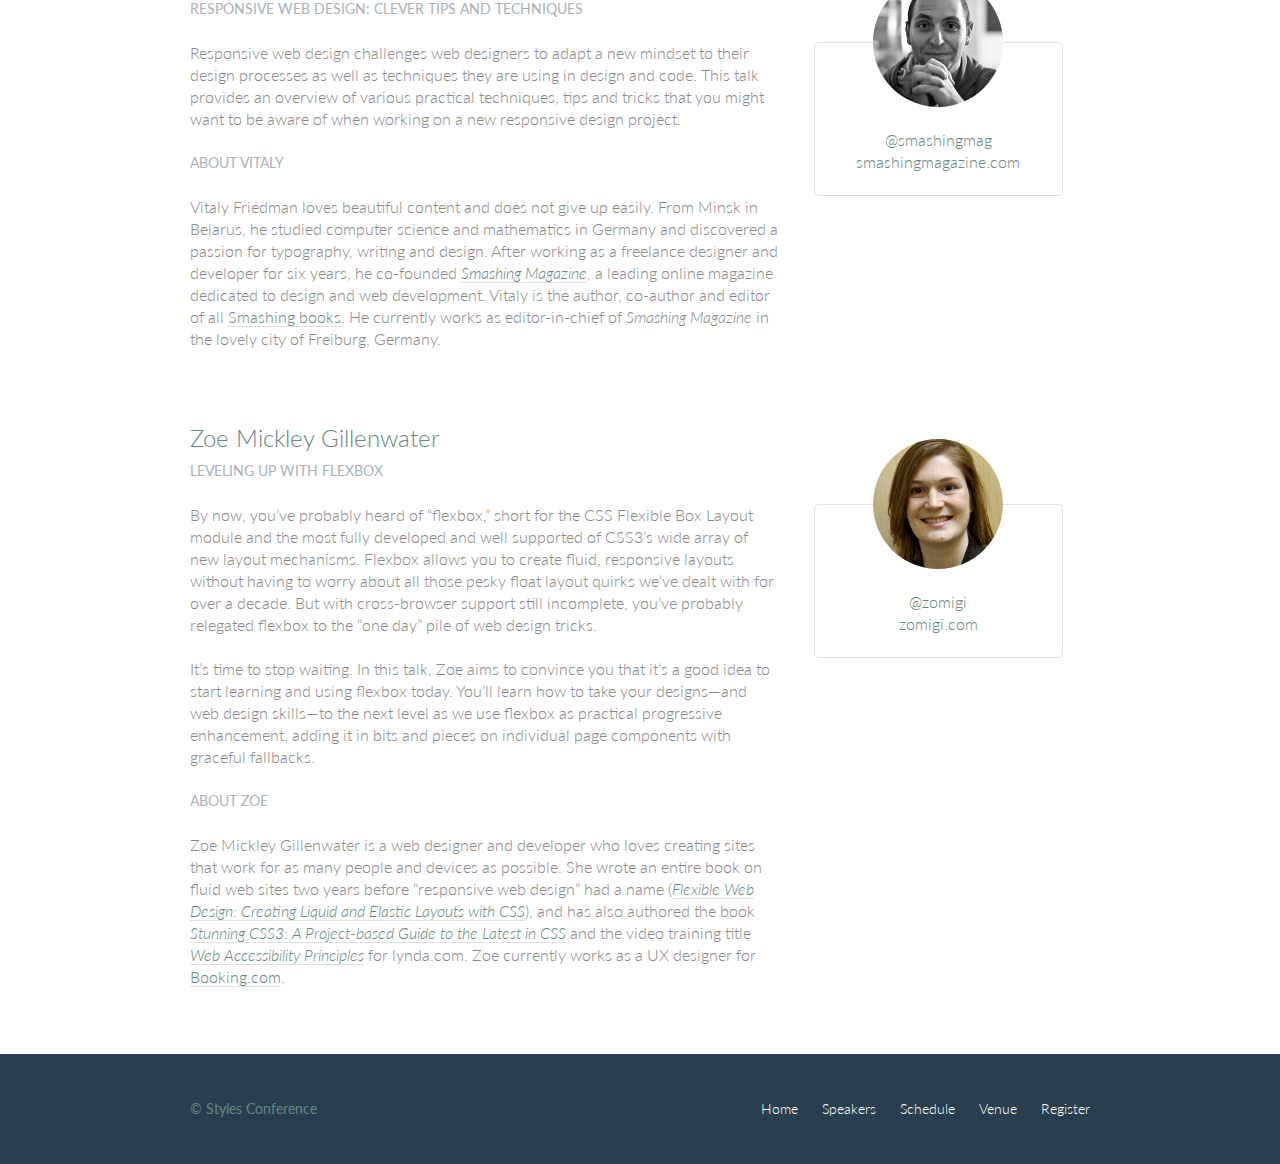
<file: speakers.html>
<html>
  <head>
    <meta charset="utf-8" />
    <title>Styles Conference</title>
    <link rel="stylesheet" href="normalize.css" />
    <link rel="stylesheet" href="main.css" />
    <link rel="preconnect" href="https://fonts.googleapis.com" />
    <link rel="preconnect" href="https://fonts.gstatic.com" crossorigin />
    <link
      href="https://fonts.googleapis.com/css2?family=Lato:wght@100;300;400&display=swap"
      rel="stylesheet"
    />
  </head>
  <body>
    <header class="primary-header container group">
      <h1 class="logo">
        <a href="index.html"
          >Styles <br />
          Conference</a
        >
      </h1>

      <h3 class="tagline">August 24&ndash;26th &mdash; Chicago, IL</h3>

      <nav class="nav primary-nav">
        <ul>
          <li><a href="index.html">Home</a></li>
          <!--
          -->
          <li><a href="speakers.html">Speakers</a></li>
          <!--
          -->
          <li><a href="schedule.html">Schedule</a></li>
          <!--
          -->
          <li><a href="venue.html">Venue</a></li>
          <!--
          -->
          <li><a href="register.html">Register</a></li>
        </ul>
      </nav>
    </header>

    <!-- Lead -->

    <section class="row-alt">
      <div class="lead container">
        <h1>Speakers</h1>

        <p>
          We&#8217;re happy to welcome over twenty speakers to present on the
          industry&#8217;s latest technologies. Prepare for an inspiration
          extravaganza.
        </p>
      </div>
    </section>

    <!-- Main content -->

    <section class="row">
      <div class="grid">
        <!-- Aaron Irizarry -->

        <section class="speaker" id="aaron-irizarry">
          <div class="col-2-3">
            <h2>Aaron Irizarry</h2>
            <h5>Designing a Culture of Design</h5>

            <p>
              Workplace culture doesn&#8217;t start with beanbags, foosball
              tables, or a beer fridge, and it doesn&#8217;t end with neckties,
              PCs, or big corporations. It&#8217;s the unwritten rules,
              behavior, beliefs, and the motivations that enable good work to
              get done, or it&#8217;s what stifles a workforce. For design to be
              most effective and for designers to feel valued, we need to work
              in a culture that embraces design and allows it to succeed.
            </p>

            <p>
              In Aaron&#8217;s session he will explore how to recognize the
              traits of organizations that *get* design, both large and small.
              He will share what those teams, departments, and companies have
              that others don&#8217;t, and more importantly, how to begin to
              change your own workplace&#8217;s culture. Once you&#8217;ve
              worked within a culture of design it&#8217;s almost impossible to
              imagine yourself anywhere else.
            </p>

            <h5>About Aaron</h5>

            <p>
              Aaron is a Senior Product Designer for Nasdaq OMX, a lover of
              heavy metal, a foodie, and a master of BBQ arts. You can find some
              of his thoughts and presentations on the conversation surrounding
              design over at
              <a href="http://www.discussingdesign.com/">discussingdesign.com</a
              >.
            </p>
          </div>
          <!--

          -->
          <aside class="col-1-3">
            <div class="speaker-info">
              <img
                src="assets/images/speakers/aaron-irizarry.jpg"
                alt="Shay Howe"
              />
              <ul>
                <li><a href="https://twitter.com/aaroni">@aaroni</a></li>
                <li>
                  <a href="http://www.thisisaaronslife.com/"
                    >thisisaaronslife.com</a
                  >
                </li>
              </ul>
            </div>
          </aside>
        </section>

        <!-- Adam Connor -->

        <section class="speaker" id="adam-connor">
          <div class="col-2-3">
            <h2>Adam Connor</h2>
            <h5>
              Lights! Camera! Interaction! Design Inspiration from Filmmakers
            </h5>

            <p>
              Films succeed in evoking responses and engaging audiences only
              with a combination of well-written narrative and effective
              storytelling technique. It&#8217;s the filmmaker&#8217;s job to
              put this together. To do so they&#8217;ve developed processes,
              tools and techniques that allow them to focus attention, emphasize
              information, foreshadow and produce the many elements that
              together comprise a well-told story.
            </p>

            <p>
              With this workshop, we&#8217;ll revisit the topic of using stories
              in design and expand on the technical aspects used in film to
              communicate. We&#8217;ll look at some tools used in film, such as
              cinematic patterns, beat sheets, and storyboards. We&#8217;ll
              consider why they&#8217;re used and how we might look to them for
              inspiration.
            </p>

            <h5>About Adam</h5>

            <p>
              Adam Connor is a designer, illustrator and speaker passionate
              about collaboration, communication, creativity and storytelling.
              As an Experience Design Director with Mad*Pow, Adam combines 10+
              years of experience in interaction and experience design with a
              background in computer science, film, and animation to create
              effective and easy-to-use digital products and services. He
              believes that no matter how utilitarian a tool is, at the core of
              its creation lies a story; uncovering that story is key to its
              success. Occasionally, he shares his perspectives on design at
              <a href="http://adamconnor.com/">adamconnor.com</a> and
              <a href="http://www.discussingdesign.com/">discussingdesign.com</a
              >.
            </p>
          </div>
          <!--

          -->
          <aside class="col-1-3">
            <div class="speaker-info">
              <img
                src="assets/images/speakers/adam-connor.jpg"
                alt="adam-connor"
              />
              <ul>
                <li>
                  <a href="https://twitter.com/adamconnor">@adamconnor</a>
                </li>
                <li><a href="http://adamconnor.com/">adamconnor.com</a></li>
              </ul>
            </div>
          </aside>
        </section>

        <!-- AJ Self -->

        <section class="speaker" id="aj-self">
          <div class="col-2-3">
            <h2>AJ Self</h2>
            <h5>(You Should Be) Testing Your JavaScript</h5>

            <p>
              JavaScript applications frequently utilize battle-tested libraries
              like jQuery, AngularJS, Backbone.js and more, but how can we be
              sure that our code is ready for production? This talk will share
              tips on how writing tests can be written easily and quickly and
              how to remove buggy code through testing.
            </p>

            <h5>About AJ</h5>

            <p>
              AJ is a software engineer specializing in JavaScript working at
              Belly in Chicago. Lately he has been writing applications with
              AngularJS and loving it. When not coding he is out loving the
              outdoors with his dog, Sunshine.
            </p>
          </div>
          <!--

          -->
          <aside class="col-1-3">
            <div class="speaker-info">
              <img src="assets/images/speakers/aj-self.jpg" alt="aj-self" />
              <ul>
                <li><a href="https://twitter.com/ajself">@ajself</a></li>
                <li><a href="http://www.ajself.com/">ajself.com</a></li>
              </ul>
            </div>
          </aside>
        </section>

        <!-- Arman Ghosh -->

        <section class="speaker" id="arman-ghosh">
          <div class="col-2-3">
            <h2>Arman Ghosh</h2>
            <h5>Designing Deals: How Good Design Drives Sales</h5>

            <p>
              Perception influences decisions, especially when it comes to
              selling products and services. Learn why before you even start
              sales conversations; good, thoughtful design and presentation will
              define you and your ability to close deals.
            </p>

            <h5>About Arman</h5>

            <p>
              Arman is an entrepreneur who has his roots planted in building
              aggressive sales and revenue-generating teams. Having built out
              national sales and operations teams in the B2B and consumer
              spaces, his focus has been driving aggressive growth for
              technology-based companies. He has an extensive operating
              background and has built a career disrupting sales processes and
              approaches with companies doing the same in their respective
              technology spaces.
            </p>
          </div>
          <!--

          -->
          <aside class="col-1-3">
            <div class="speaker-info">
              <img
                src="assets/images/speakers/arman-ghosh.jpg"
                alt="arman-ghosh"
              />
              <ul>
                <li>
                  <a href="https://twitter.com/armanghosh">@armanghosh</a>
                </li>
              </ul>
            </div>
          </aside>
        </section>

        <!-- Bermon Painter -->

        <section class="speaker" id="bermon-painter">
          <div class="col-2-3">
            <h2>Bermon Painter</h2>
            <h5>Death to Wireframes: Long Live Rapid Prototyping</h5>

            <p>
              Static wireframes are a drag on the whole design process.
              Prototyping makes things a little better by allowing you to stitch
              together static wireframes or mockups while adding basic
              interactions. Rapid prototyping with HTML, CSS, and JavaScript is
              even better and faster; it increases collaboration and improves
              the iteration process. Kill your wireframes. Long live rapid
              prototyping.
            </p>

            <h5>About Bermon</h5>

            <p>
              Bermon is the organizer of various community groups for user
              experience designers and front-end developers, and the organizer
              of Blend Conference, a three-day, multi-track event for user
              experience strategists, designers and developers. He also leads
              the user experience team for Cardinal Solutions&#8217; Charlotte
              office, where he consults with large enterprise clients on
              interesting problems across user experience, design and front-end
              development.
            </p>
          </div>
          <!--

          -->
          <aside class="col-1-3">
            <div class="speaker-info">
              <img
                src="assets/images/speakers/bermon-painter.jpg"
                alt="bermon-painter"
              />
              <ul>
                <li>
                  <a href="https://twitter.com/bermonpainter">@bermonpainter</a>
                </li>
                <li>
                  <a href="http://bermonpainter.com/">bermonpainter.com</a>
                </li>
              </ul>
            </div>
          </aside>
        </section>

        <!-- Brad Smith -->

        <section class="speaker" id="brad-smith">
          <div class="col-2-3">
            <h2>Brad Smith</h2>
            <h5>What Designers and Strategists Can Learn from Dick Fosbury</h5>

            <p>
              Dick Fosbury is an American track and field athlete who challenged
              the conventional approach to the high jump with an unorthodox
              &#8220;back first&#8221; technique that became known as the
              Fosbury Flop. His innovative approach to a sport that seemed to
              have reached its limits was ridiculed at first, with sportswriters
              labeling him &#8220;the world&#8217;s laziest high jumper&#8221;
              &#8212; but today variations of the Fosbury Flop are used by
              almost every high jumper.
            </p>

            <p>
              We need to challenge conventions, too. Many of the design
              conventions used in web, mobile and device interfaces have evolved
              from systems and processes that no longer connect with our
              audiences&#8217; realities: a floppy disk as a metaphor to
              &#8220;save&#8221; information, push buttons as control devices
              and typography standards derived from mechanical typesetting.
            </p>

            <p>
              As designers and strategists, we need to think like Dick Fosbury,
              to deconstruct analogues, and to free ourselves from outdated
              ideas so that we can develop the new interfaces and interactions
              of the future.
            </p>

            <h5>About Brad</h5>

            <p>
              Brad Smith is executive director for WebVisions, a conference that
              explores the future of the web. Most recently he launched
              &#8220;The Institute for Social Good,&#8221; an organization that
              connects non-profits with volunteers willing to spend a day
              building awesome web and mobile apps to change the world for the
              better.
            </p>
          </div>
          <!--

          -->
          <aside class="col-1-3">
            <div class="speaker-info">
              <img
                src="assets/images/speakers/brad-smith.jpg"
                alt="brad-smith"
              />
              <ul>
                <li>
                  <a href="http://www.webvisionsevent.com/"
                    >webvisionsevent.com</a
                  >
                </li>
                <li>
                  <a href="http://www.instituteforsocialgood.org/"
                    >instituteforsocialgood.org</a
                  >
                </li>
              </ul>
            </div>
          </aside>
        </section>

        <!-- Candi Lemoine -->

        <section class="speaker" id="candi-lemoine">
          <div class="col-2-3">
            <h2>Candi Lemoine</h2>
            <h5>Making Remote Development Work</h5>

            <p>
              It&#8217;s not uncommon for developers and designers to work from
              home. There are also a few companies that have multiple offices.
              Working for a business that spans three different time zones,
              Candi Lemoine will show how you make cross-office collaboration
              work. She will suggest various helpful tools because constant
              communication is key.
            </p>

            <h5>About Candi</h5>

            <p>
              Candi Lemoine is a User Interface Developer at Dominion Marine
              Media as well as a Customer Advocate at A Book Apart. Aside from
              researching about user experience and design patterns, she also
              loves mentoring college students about the front-end side of the
              web. She also enjoys participating in hackathons with other
              co-workers and students.
            </p>
          </div>
          <!--

          -->
          <aside class="col-1-3">
            <div class="speaker-info">
              <img
                src="assets/images/speakers/candi-lemoine.jpg"
                alt="candi-lemoine"
              />
              <ul>
                <li>
                  <a href="https://twitter.com/candicodeit">@candicodeit</a>
                </li>
                <li><a href="http://candicode.it/">candicode.it</a></li>
              </ul>
            </div>
          </aside>
        </section>

        <!-- Carolyn Chandler -->

        <section class="speaker" id="carolyn-chandler">
          <div class="col-2-3">
            <h2>Carolyn Chandler</h2>
            <h5>The Business of Play</h5>

            <p>
              Play isn&#8217;t just for kids and heavy gamers. Anyone with a
              Foursquare account knows that &#8211; and the stickiness of a
              badge and a leaderboard. But a good, playful user experience
              isn&#8217;t about those surface elements either &#8211; it&#8217;s
              about creating an environment with well-understood rules,
              meaningful objectives, and a sense of fun. Whether you&#8217;re
              trying to encourage people &#8211; or yourself &#8211; to save
              money or to lose weight, a focus on game mechanics and play could
              be the trump card you&#8217;re looking for.
            </p>

            <h5>About Carolyn</h5>

            <p>
              Carolyn Chandler has been working in the field of User Experience
              Design for over 14 years. She was an adjunct professor at DePaul
              University and is the UX Design Instructor at The Starter League,
              where she first developed her activity-based approach for teaching
              core design concepts. Carolyn is the co-founder of The School for
              Digital Craftsmanship and co-author of two books,
              <cite>A Project Guide to UX Design</cite> and
              <cite>Adventures in Experience Design</cite>.
            </p>
          </div>
          <!--

          -->
          <aside class="col-1-3">
            <div class="speaker-info">
              <img
                src="assets/images/speakers/carolyn-chandler.jpg"
                alt="carolyn-chandler"
              />
              <ul>
                <li><a href="https://twitter.com/chanan">@chanan</a></li>
                <li><a href="http://www.dhalo.com/">dhalo.com</a></li>
              </ul>
            </div>
          </aside>
        </section>

        <!-- Chris Mills -->

        <section class="speaker" id="chris-mills">
          <div class="col-2-3">
            <h2>Chris Mills</h2>
            <h5>Heavy Metal Coding</h5>

            <p>
              In this unconventional talk, Chris Mills will encourage you to
              pick up some drum sticks in addition to your laptop, and beat out
              a rhythm of learning &#8211; both of code and drum beats!
              You&#8217;ll learn basic JavaScript and CSS, plus beginner&#8217;s
              heavy metal drum patterns. The two are a marriage made in heaven,
              as nothing is a better antidote to code frustration than beating
              seven shades of **** out of a drum kit.
            </p>

            <h5>About Chris</h5>

            <p>
              Chris Mills is a Senior Tech Writer at Mozilla, where he writes
              docs and demos about open web apps, Firefox OS and related
              subjects. He loves tinkering around with HTML, CSS, JavaScript and
              other web technologies, and gives occasional tech talks at
              conferences and universities.
            </p>
          </div>
          <!--

          -->
          <aside class="col-1-3">
            <div class="speaker-info">
              <img
                src="assets/images/speakers/chris-mills.jpg"
                alt="chris-mills"
              />
              <ul>
                <li>
                  <a href="https://twitter.com/chrisdavidmills"
                    >@chrisdavidmills</a
                  >
                </li>
                <li>
                  <a href="https://developer.mozilla.org/"
                    >developer.mozilla.org</a
                  >
                </li>
              </ul>
            </div>
          </aside>
        </section>

        <!-- Dan Denney -->

        <section class="speaker" id="dan-denney">
          <div class="col-2-3">
            <h2>Dan Denney</h2>
            <h5>Creating HTML Emails Can Be Fun</h5>

            <p>
              In this presentation Dan will share techniques on how to send
              awesome messages using CSS, media queries and everyone&#8217;s
              favorite HTML element: tables. The fun part comes in the tools
              available for automation and testing to make it feel less like
              1999.
            </p>

            <h5>About Dan</h5>

            <p>
              Dan is a front-end dev at Envy Labs, where he works on client
              projects and Code School. He has been called a &#8220;seriously
              good copy and paster&#8221; and he puts those skills to use as he
              spends his days learning, unlearning and relearning how to build
              things for the web.
            </p>
          </div>
          <!--

          -->
          <aside class="col-1-3">
            <div class="speaker-info">
              <img
                src="assets/images/speakers/dan-denney.jpg"
                alt="dan-denney"
              />
              <ul>
                <li><a href="https://twitter.com/dandenney">@dandenney</a></li>
                <li><a href="http://dandenney.com/">dandenney.com</a></li>
              </ul>
            </div>
          </aside>
        </section>

        <!-- Darby Frey -->

        <section class="speaker" id="darby-frey">
          <div class="col-2-3">
            <h2>Darby Frey</h2>
            <h5>Building a Mobile Layout</h5>

            <p>
              Designing for mobile is challenging. With the ever-changing
              landscape of devices and screen sizes, there is no way to predict
              every possible canvas we will be designing for. Luckily, there are
              a few tools at our disposal that allow us to be confident in our
              designs.
            </p>

            <p>
              In this session we will introduce some of these tools and dive
              into some code to see how they can be used to create designs that
              look great on any device.
            </p>

            <h5>About Darby</h5>

            <p>
              Darby Frey is a software engineer and consultant who has worked on
              web and mobile applications for many clients including Groupon,
              Toyota, Paramount Pictures and others. Currently he is working
              with Belly in Chicago to create the world&#8217;s best customer
              loyalty platform. He can be found on Twitter at
              <a href="https://twitter.com/darbyfrey">@darbyfrey</a>.
            </p>
          </div>
          <!--

          -->
          <aside class="col-1-3">
            <div class="speaker-info">
              <img
                src="assets/images/speakers/darby-frey.jpg"
                alt="darby-frey"
              />
              <ul>
                <li><a href="https://twitter.com/darbyfrey">@darbyfrey</a></li>
                <li><a href="http://darbyfrey.com/">darbyfrey.com</a></li>
              </ul>
            </div>
          </aside>
        </section>

        <!-- Erica Decker -->

        <section class="speaker" id="erica-decker">
          <div class="col-2-3">
            <h2>Erica Decker</h2>
            <h5>What Disney Can Teach You about User Experience Design</h5>

            <p>
              From the creation of the 1937 film
              <cite>Snow White and the Seven Dwarves</cite>, to newer animated
              films such as <cite>The Princess and the Frog</cite>, to the
              branded &#8220;Wonderful World of Disney&#8221; itself, the Disney
              empire has been built upon a design ecosystem. Each film, theme
              park, or cruise shares a holistic view of a perfect world across
              time and cultures. Within each experience, the same beloved
              character traits are highlighted, similar visual and animation
              styles are used, and the same story and musical techniques are
              leveraged to bring the audience to an emotional place. This helps
              make the user experience familiar and nostalgic, and lightens the
              audience&#8217;s cognitive load to promote enjoyment. Join Erica
              as she highlights Disney&#8217;s user experience techniques and
              outlines how you can use them to design an ecosystem that will
              leave behind a lasting legacy, even while waiting in an extremely
              long line.
            </p>

            <h5>About Erica</h5>

            <p>
              Erica Decker is a designer, developer, and speaker with a passion
              for technology, challenges, and all things design. She believes
              that fast-paced, iterative, holistic design is the best way to
              drive product innovation, and can support that belief with a lot
              of evidence. She has designed engaging digital experiences for
              Fortune 500 companies, non-profits, and upcoming companies alike,
              and is currently writing this bio while referring to herself in
              the third person.
            </p>
          </div>
          <!--

          -->
          <aside class="col-1-3">
            <div class="speaker-info">
              <img
                src="assets/images/speakers/erica-decker.jpg"
                alt="erica-decker"
              />
              <ul>
                <li><a href="http://ericadecker.com/">ericadecker.com</a></li>
              </ul>
            </div>
          </aside>
        </section>

        <!-- Estelle Weyl -->

        <section class="speaker" id="estelle-weyl">
          <div class="col-2-3">
            <h2>Estelle Weyl</h2>
            <h5>Select This!</h5>

            <p>
              Pick an element, any element. Style it. Manipulate it. No IDs. No
              classes. No jQuery necessary. Learn all the new features of
              selectors in CSS and JavaScript hat enable you to select this DOM
              node, that DOM node, and even an imaginary DOM node based on
              attributes, relation to other elements, location in the DOM, or
              just an element&#8217;s mere existence.
            </p>

            <h5>About Estelle</h5>

            <p>
              <a href="https://twitter.com/estellevw">Estelle Weyl</a> is an
              internationally published author (<cite
                ><a href="http://shop.oreilly.com/product/0636920021711.do"
                  >Mobile HTML5</a
                ></cite
              >,
              <cite
                ><a href="http://shop.oreilly.com/product/0636920018063.do"
                  >HTML5: The Definitive Guide</a
                ></cite
              >
              and
              <cite
                ><a href="http://shop.oreilly.com/product/9780980846904.do"
                  >HTML5 and CSS3 for the Real World</a
                ></cite
              >), speaker, trainer, and consultant. Estelle shares esoteric
              tidbits learned while programming CSS, JavaScript and HTML,
              provides tutorials and detailed grids of CSS3 and HTML5 browser
              support at
              <a href="http://www.standardista.com/">Standardista</a>. Her
              tutorials and workshops are available on
              <a href="http://estelle.github.io/">GitHub</a>.
            </p>
          </div>
          <!--

          -->
          <aside class="col-1-3">
            <div class="speaker-info">
              <img
                src="assets/images/speakers/estelle-weyl.jpg"
                alt="estelle"
              />
              <ul>
                <li><a href="https://twitter.com/estellevw">@estellevw</a></li>
                <li><a href="http://standardista.com/">standardista.com</a></li>
              </ul>
            </div>
          </aside>
        </section>

        <!-- Jen Myers -->

        <section class="speaker" id="jen-myers">
          <div class="col-2-3">
            <h2>Jen Myers</h2>
            <h5>Teaching Our CSS to Play Nice</h5>

            <p>
              Talk abstract: As our websites, applications and teams grow larger
              and more complicated, so does our CSS. Before we know it, we find
              ourselves no longer with cute little stylesheets, but sprawling,
              surly teenaged CSS that doesn&#8217;t always play nice with
              others. We need to learn how to manage and optimize our CSS no
              matter how large the project or diverse the team. If we start
              early, we can use best practices and tools to raise full-grown
              stylesheets any designer or developer would be happy to work with.
            </p>

            <h5>About Jen</h5>

            <p>
              Jen Myers is a web designer/developer and part of the instructor
              team at Dev Bootcamp in Chicago. In 2011, she founded the
              Columbus, Ohio chapter of Girl Develop It, an organization that
              provides introductory coding classes aimed at women, and she
              currently co-leads the Girl Develop It Chicago chapter. She speaks
              regularly about design, development and diversity, and focuses on
              finding new ways to make both technology and technology education
              accessible to everyone.
            </p>
          </div>
          <!--

          -->
          <aside class="col-1-3">
            <div class="speaker-info">
              <img src="assets/images/speakers/jen-myers.jpg" alt="jen-myers" />
              <ul>
                <li>
                  <a href="https://twitter.com/antiheroine">@antiheroine</a>
                </li>
                <li><a href="http://jenmyers.net/">jenmyers.net</a></li>
              </ul>
            </div>
          </aside>
        </section>

        <!-- Jenn Downs -->

        <section class="speaker" id="jenn-downs">
          <div class="col-2-3">
            <h2>Jenn Downs</h2>
            <h5>What&#8217;s Stopping You?</h5>

            <p>
              Creating in the face of negativity, fear, health problems, and
              your inner critic can at times feel impossible. Let&#8217;s face
              our fears together, name these problems and break them down,
              silence our inner critics, and talk about when it&#8217;s time to
              take a break or let go of a project for good.
            </p>

            <h5>About Jenn</h5>

            <p>
              Jenn Downs swung her way through the jungle at MailChimp from
              support to tech writing to UX Design Research. After six years
              she&#8217;s been bitten by the entrepreneurship bug and she is now
              the Business/Tech Manager for Carpenter Koby Downs in Atlanta.
              Never one to only do one thing at a time, Jenn is also doing
              freelance email marketing and UX work on the side.
            </p>

            <p>
              Outside of loving the web, Jenn is a songwriter and loves Rock and
              Roll!
            </p>
          </div>
          <!--

          -->
          <aside class="col-1-3">
            <div class="speaker-info">
              <img
                src="assets/images/speakers/jenn-downs.jpg"
                alt="jenn-downs"
              />
              <ul>
                <li>
                  <a href="https://twitter.com/beparticular">@beparticular</a>
                </li>
                <li><a href="http://beparticular.com/">beparticular.com</a></li>
              </ul>
            </div>
          </aside>
        </section>

        <!-- Jennifer Jones -->

        <section class="speaker" id="jennifer-jones">
          <div class="col-2-3">
            <h2>Jennifer Jones</h2>
            <h5>What Designers Can Learn from Parenting</h5>

            <p>
              That first client meeting may not feel as warm and fulfilling as
              the first time you hold your newborn child, but consider the
              similarities.
            </p>

            <p>
              You know each other but have never met. As the relationship grows
              you will have to rely on your experiences and education to gently
              guide them while allowing flexibility for projects to change and
              evolve. It&#8217;s not your job to control everything, but if you
              are successful you will create a well-rounded piece that everyone
              involved can love.
            </p>

            <h5>About Jennifer</h5>

            <p>
              Jennifer Jones is an event coordinator for the WebVisions
              Conference and also co-authors a blog with her teenage daughter.
              She and her family live in Portland, Oregon where she balances
              work, parenting and any other life challenge with honesty, humor
              and liquor.
            </p>
          </div>
          <!--

          -->
          <aside class="col-1-3">
            <div class="speaker-info">
              <img
                src="assets/images/speakers/jennifer-jones.jpg"
                alt="jennifer-jones"
              />
              <ul>
                <li>
                  <a href="https://twitter.com/Foerocious">@foerocious</a>
                </li>
                <li>
                  <a href="http://crampedconversations.com/"
                    >crampedconversations.com</a
                  >
                </li>
              </ul>
            </div>
          </aside>
        </section>

        <!-- Leslie Jensen-Inman -->

        <section class="speaker" id="leslie-jensen-inman">
          <div class="col-2-3">
            <h2>Dr. Leslie Jensen-Inman</h2>
            <h5>Designing to Learn</h5>

            <p>
              We&#8217;ve reached a point where non-designers understand the
              value of design. This has led to an increase in demand for design
              talent. In the past, we would have turned to institutions of
              higher education to help us find new talent; however,
              today&#8217;s graduates often finish school without the skills
              they need to thrive in a professional design setting.
            </p>

            <p>
              There is a massive gap between what students learn and what
              industry needs. This skills gap leaves graduates unable to find
              jobs and hiring companies unable to find talent. How we approach
              this challenge will affect the continued relevance and value of
              design.
            </p>

            <h5>About Leslie</h5>

            <p>
              <a href="http://www.jenseninman.com">Dr. Leslie Jensen-Inman</a>
              is a designer, speaker, author, and educator. Leslie is co-founder
              of the user experience design school
              <a href="http://www.centercentre.com">Center Centre</a>, where she
              connects industry, education, and community. Creative Director and
              co-author of
              <cite
                >InterACT with Web Standards: A holistic approach to web
                design</cite
              >, Leslie has written articles for publications such as
              <cite>A List Apart</cite>, <cite>The Pastry Box</cite>,
              <cite>Ladies in Tech</cite>, and <cite>.net Magazine</cite>.
            </p>
          </div>
          <!--

          -->
          <aside class="col-1-3">
            <div class="speaker-info">
              <img
                src="assets/images/speakers/leslie-jensen-inman.jpg"
                alt="leslie-jensen-inman"
              />
              <ul>
                <li>
                  <a href="https://twitter.com/jenseninman">@jenseninman</a>
                </li>
                <li>
                  <a href="http://unicorninstitute.com/"
                    >unicorninstitute.com</a
                  >
                </li>
              </ul>
            </div>
          </aside>
        </section>

        <!-- Maya Bruck -->

        <section class="speaker" id="maya-bruck">
          <div class="col-2-3">
            <h2>Maya Bruck</h2>
            <h5>So You Want to Be a Unicorn</h5>

            <p>
              They&#8217;re elusive, those rare beings who do front-end
              development, visual design, project management, UX, content
              strategy, and are whizzes at user research. In an industry
              that&#8217;s constantly changing and evolving, there are both
              benefits and drawbacks to being a generalist. We&#8217;ll walk
              through strategies to fill gaps in your skill set while working a
              full-time job, and collaborative tools and techniques you can use
              while you quest to learn it all.
            </p>

            <h5>About Maya</h5>

            <p>
              Maya Bruck is Creative Director at Pixo, a growing, employee-run
              digital consulting agency, where she guides clients through
              identity crisis to a meaningful, impactful web presence. In
              addition to conducting client therapy, she also designs websites
              and applications that are both beautiful and organization
              changing.
            </p>

            <p>
              A passion for collaboration and community led her to co-found the
              Champaign-Urbana Design Organization (CUDO) in 2008, and through
              CUDO she has cultivated a vibrant design culture in the community.
              She speaks regularly about design and client management and is
              overcoming her fear of learning JavaScript.
            </p>
          </div>
          <!--

          -->
          <aside class="col-1-3">
            <div class="speaker-info">
              <img
                src="assets/images/speakers/maya-bruck.jpg"
                alt="maya-bruck"
              />
              <ul>
                <li><a href="https://twitter.com/mayabruck">@mayabruck</a></li>
                <li><a href="http://pixotech.com/">pixotech.com</a></li>
              </ul>
            </div>
          </aside>
        </section>

        <!-- Russ Unger -->

        <section class="speaker" id="russ-unger">
          <div class="col-2-3">
            <h2>Russ Unger</h2>
            <h5>
              From Muppets to Mastery: Core UX Principles from Mr. Jim Henson
            </h5>

            <p>
              Jim Henson started working as a puppeteer in 1954, a fair 40-50
              years before many of us even considered User Experience as a
              career. He did, however, take it upon himself to apply many of the
              core principles that UX Designers are falling love with today (or
              are at least using as part of our everyday lives). Hang out for a
              quick dive into the life of Jim Henson, with a view into his work
              from the perspective of how it pertains to what it is we&#8217;re
              doing today, that promises to even leave Waldorf and Statler
              happy.
            </p>

            <h5>About Russ</h5>

            <p>
              Russ Unger is an Experience Design Director for GE Capital,
              Americas, where he leads teams and projects in design and
              research. He is co-author of the books
              <cite
                ><a href="http://projectuxd.com/"
                  >A Project Guide to UX Design</a
                ></cite
              >,
              <cite
                ><a href="http://www.designingtheconversation.com/"
                  >Designing the Conversation</a
                ></cite
              >, and
              <cite
                ><a href="http://speakercampbook.com/">Speaker Camp</a></cite
              >
              for New Riders (Voices That Matter). Russ is also working on a
              book on guerrilla design and research methods that is due out,
              well, sometime.
            </p>

            <p>
              Russ is co-founder of ChicagoCamps, which hosts low-cost,
              high-value technology events in the Chicago area, and he is also
              on the Advisory Board for the Department of Web Design and
              Development at Harrington College of Design. Russ has two
              daughters who both draw better than he does and are currently
              beginning to surpass his limited abilities in coding.
            </p>
          </div>
          <!--

          -->
          <aside class="col-1-3">
            <div class="speaker-info">
              <img
                src="assets/images/speakers/russ-unger.jpg"
                alt="russ-unger"
              />
              <ul>
                <li><a href="https://twitter.com/russu">@russu</a></li>
                <li><a href="http://www.userglue.com/">userglue.com</a></li>
              </ul>
            </div>
          </aside>
        </section>

        <!-- Shay Howe -->

        <section class="speaker" id="shay-howe">
          <div class="col-2-3">
            <h2>Shay Howe</h2>
            <h5>Less Is More: How Constraints Cultivate Growth</h5>

            <p>
              By setting constraints, we force ourselves to be more productive.
              They help us make decisions, creating focus around the problem we
              are trying to solve. They improve our consistency, which provides
              a better experience for our users. And they help us grow, a
              valuable asset in times of innovation.
            </p>

            <h5>About Shay</h5>

            <p>
              As a designer and front-end developer, Shay Howe has a passion for
              solving problems while building creative and intuitive products.
              Shay specializes in product design and interface development,
              specialties which he regularly writes and speaks about.
            </p>
          </div>
          <!--

          -->
          <aside class="col-1-3">
            <div class="speaker-info">
              <img src="assets/images/speakers/shay-howe.jpg" alt="shay-howe" />
              <ul>
                <li><a href="https://twitter.com/shayhowe">@shayhowe</a></li>
                <li>
                  <a href="http://learn.shayhowe.com/">learn.shayhowe.com</a>
                </li>
              </ul>
            </div>
          </aside>
        </section>

        <!-- Tessa Harmon -->

        <section class="speaker" id="tessa-harmon">
          <div class="col-2-3">
            <h2>Tessa Harmon</h2>
            <h5>Crafty Coding: Generating Knitting Patterns</h5>

            <p>
              Garment design doesn&#8217;t have to be intimidating. Learn the
              math behind knitting a sweater and program a fully customizable
              pattern generator in NodeJS. You will leave with your own unique
              pattern app to share with the world! Basic programming and
              knitting skills are recommended for this workshop.
            </p>

            <h5>About Tessa</h5>

            <p>
              Tessa Harmon is a full-stack web developer at
              <a href="http://www.skookum.com/">Skookum Digital Works</a> in
              Charlotte, North Carolina. JavaScript and Ruby are her favorite
              languages. She&#8217;s been knitting for nearly as long as
              she&#8217;s been programming and is surprised it took her
              <em>this</em> long to consider mixing the two.
            </p>
          </div>
          <!--

          -->
          <aside class="col-1-3">
            <div class="speaker-info">
              <img
                src="assets/images/speakers/tessa-harmon.jpg"
                alt="tessa-harmon"
              />
              <ul>
                <li>
                  <a href="https://twitter.com/tessaharmon">@tessaharmon</a>
                </li>
                <li><a href="http://tessaharmon.com/">tessaharmon.com</a></li>
              </ul>
            </div>
          </aside>
        </section>

        <!-- Victoria Pater -->

        <section class="speaker" id="victoria-pater">
          <div class="col-2-3">
            <h2>Victoria Pater</h2>
            <h5>Excellent Tacos Are Not Created in a Vacuum</h5>

            <p>
              From harmony and form to balance and hierarchy, we&#8217;ll be
              covering the 7 Principles of Successful Tacos. This traditional
              Mexican dish paired with margaritas will help get the creative
              juices flowing! We&#8217;ll combine a variety of shells, fillings,
              and garnishes while discussing methods for achieving award-winning
              flavors. You&#8217;ll master the art of shape and proportion while
              also gaining uncommon knowledge about tacodillas. If tacos are
              your passion, please come hungry.
            </p>

            <h5>About Victoria</h5>

            <p>
              Victoria is a <a href="http://www.modest.com/">Modest</a> UX
              Designer in Chicago. She focuses on making mobile commerce better
              for everyone. As a co-founder of
              <a href="http://quitestrong.com/">Quite Strong</a>, a female
              collaborative, she is a dedicated advocate for diversity in the
              design and tech fields. When asked what three things should could
              not live without she replied, &#8220;tacos, travel, and
              emojis&#8221; &#8230;obviously.
            </p>
          </div>
          <!--

          -->
          <aside class="col-1-3">
            <div class="speaker-info">
              <img
                src="assets/images/speakers/victoria-pater.jpg"
                alt="victoria-pater"
              />
              <ul>
                <li>
                  <a href="https://twitter.com/typeis4lovers">@typeis4lovers</a>
                </li>
                <li>
                  <a href="http://victoriapater.com/">victoriapater.com</a>
                </li>
              </ul>
            </div>
          </aside>
        </section>

        <!-- Vitaly Friedman -->

        <section class="speaker" id="vitaly-friedman">
          <div class="col-2-3">
            <h2>Vitaly Friedman</h2>
            <h5>Responsive Web Design: Clever Tips and Techniques</h5>

            <p>
              Responsive web design challenges web designers to adapt a new
              mindset to their design processes as well as techniques they are
              using in design and code. This talk provides an overview of
              various practical techniques, tips and tricks that you might want
              to be aware of when working on a new responsive design project.
            </p>

            <h5>About Vitaly</h5>

            <p>
              Vitaly Friedman loves beautiful content and does not give up
              easily. From Minsk in Belarus, he studied computer science and
              mathematics in Germany and discovered a passion for typography,
              writing and design. After working as a freelance designer and
              developer for six years, he co-founded
              <cite
                ><a href="http://smashingmagazine.com/"
                  >Smashing Magazine</a
                ></cite
              >, a leading online magazine dedicated to design and web
              development. Vitaly is the author, co-author and editor of all
              <a href="https://shop.smashingmagazine.com">Smashing books</a>. He
              currently works as editor-in-chief of
              <cite>Smashing Magazine</cite> in the lovely city of Freiburg,
              Germany.
            </p>
          </div>
          <!--

          -->
          <aside class="col-1-3">
            <div class="speaker-info">
              <img
                src="assets/images/speakers/vitaly-friedman.jpg"
                alt="vitaly-friedman"
              />
              <ul>
                <li>
                  <a href="https://twitter.com/smashingmag">@smashingmag</a>
                </li>
                <li>
                  <a href="http://smashingmagazine.com/"
                    >smashingmagazine.com</a
                  >
                </li>
              </ul>
            </div>
          </aside>
        </section>

        <!-- Zoe Mickley Gillenwater -->

        <section id="zoe-mickley-gillenwater">
          <div class="col-2-3">
            <h2>Zoe Mickley Gillenwater</h2>
            <h5>Leveling Up with Flexbox</h5>

            <p>
              By now, you&#8217;ve probably heard of &#8220;flexbox,&#8221;
              short for the CSS Flexible Box Layout module and the most fully
              developed and well supported of CSS3&#8217;s wide array of new
              layout mechanisms. Flexbox allows you to create fluid, responsive
              layouts without having to worry about all those pesky float layout
              quirks we&#8217;ve dealt with for over a decade. But with
              cross-browser support still incomplete, you&#8217;ve probably
              relegated flexbox to the &#8220;one day&#8221; pile of web design
              tricks.
            </p>

            <p>
              It&#8217;s time to stop waiting. In this talk, Zoe aims to
              convince you that it&#8217;s a good idea to start learning and
              using flexbox today. You&#8217;ll learn how to take your
              designs—and web design skills—to the next level as we use flexbox
              as practical progressive enhancement, adding it in bits and pieces
              on individual page components with graceful fallbacks.
            </p>

            <h5>About Zoe</h5>

            <p>
              Zoe Mickley Gillenwater is a web designer and developer who loves
              creating sites that work for as many people and devices as
              possible. She wrote an entire book on fluid web sites two years
              before &#8220;responsive web design&#8221; had a name (<cite
                ><a href="http://www.flexiblewebbook.com/"
                  >Flexible Web Design: Creating Liquid and Elastic Layouts with
                  CSS</a
                ></cite
              >), and has also authored the book
              <cite
                ><a href="http://www.stunningcss3.com/"
                  >Stunning CSS3: A Project-based Guide to the Latest in CSS</a
                ></cite
              >
              and the video training title
              <cite
                ><a href="http://zomigi.com/publications/#pub-accessibility"
                  >Web Accessibility Principles</a
                ></cite
              >
              for lynda.com. Zoe currently works as a UX designer for
              <a href="http://www.booking.com/">Booking.com</a>.
            </p>
          </div>
          <!--

          -->
          <aside class="col-1-3">
            <div class="speaker-info">
              <img
                src="assets/images/speakers/zoe-mickley-gillenwater.jpg"
                alt="zoe-mickley-gillenwater"
              />
              <ul>
                <li><a href="https://twitter.com/zomigi">@zomigi</a></li>
                <li><a href="http://zomigi.com/">zomigi.com</a></li>
              </ul>
            </div>
          </aside>
        </section>
      </div>
    </section>

    <!-- Footer -->

    <footer class="primary-footer container group">
      <small>&copy; Styles Conference</small>

      <nav class="nav">
        <ul>
          <li><a href="index.html">Home</a></li>
          <!--
          -->
          <li><a href="speakers.html">Speakers</a></li>
          <!--
          -->
          <li><a href="schedule.html">Schedule</a></li>
          <!--
          -->
          <li><a href="venue.html">Venue</a></li>
          <!--
          -->
          <li><a href="register.html">Register</a></li>
        </ul>
      </nav>
    </footer>
  </body>
</html>
</file>
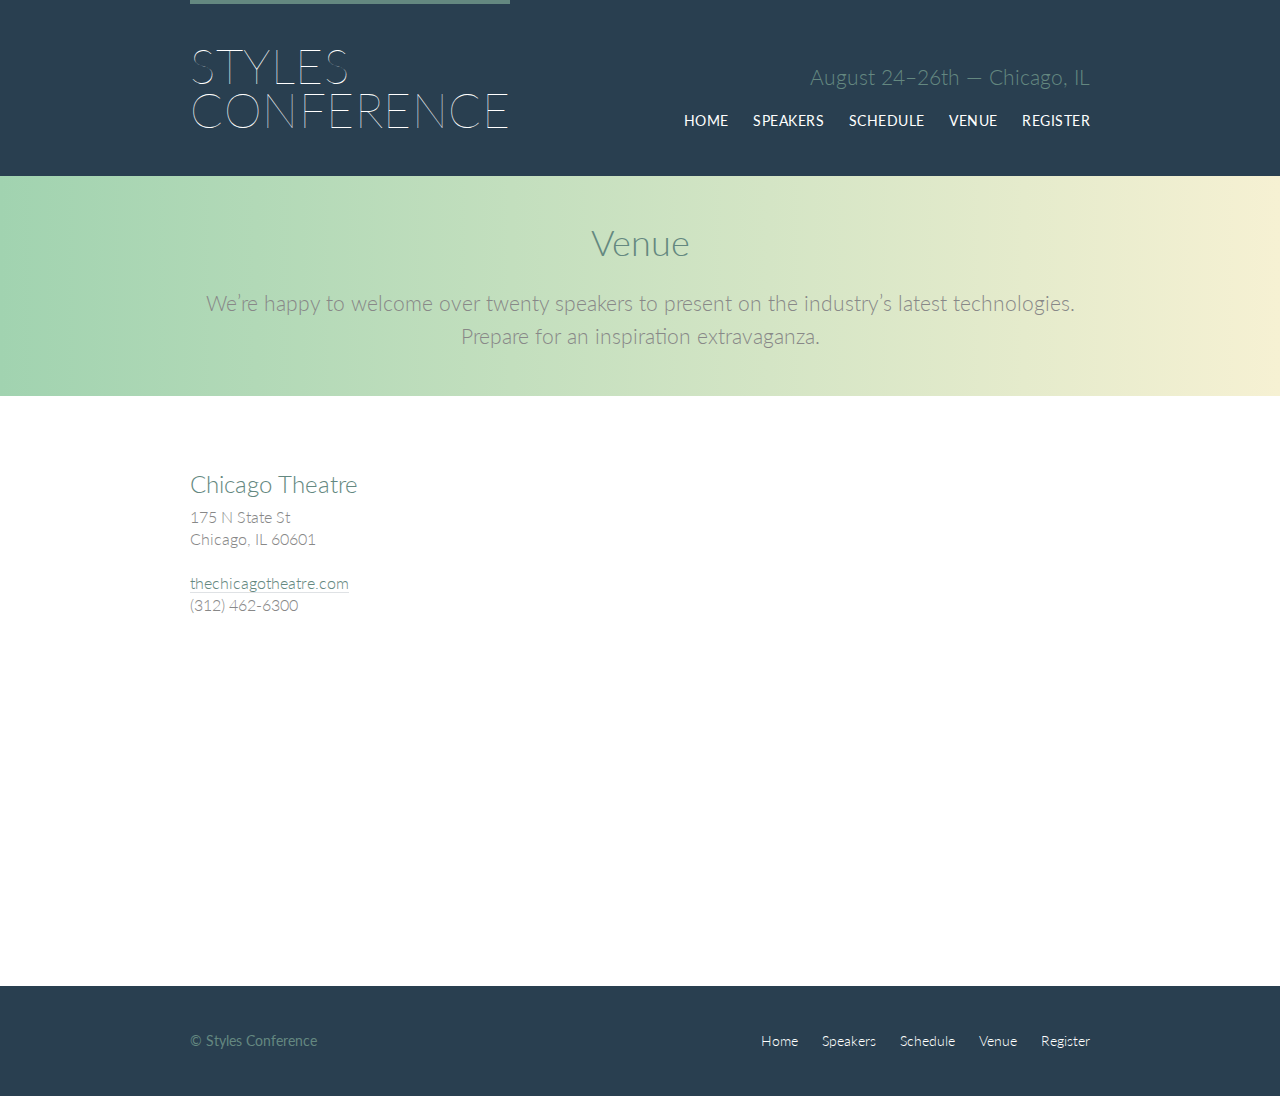
<file: venue.html>
<html>
  <head>
    <meta charset="utf-8" />
    <title>Styles Conference</title>
    <link rel="stylesheet" href="normalize.css" />
    <link rel="stylesheet" href="main.css" />
    <link rel="preconnect" href="https://fonts.googleapis.com" />
    <link rel="preconnect" href="https://fonts.gstatic.com" crossorigin />
    <link
      href="https://fonts.googleapis.com/css2?family=Lato:wght@100;300;400&display=swap"
      rel="stylesheet"
    />
  </head>
  <body>
    <header class="primary-header container group">
      <h1 class="logo">
        <a href="index.html"
          >Styles <br />
          Conference</a
        >
      </h1>

      <h3 class="tagline">August 24&ndash;26th &mdash; Chicago, IL</h3>

      <nav class="nav primary-nav">
        <ul>
          <li><a href="index.html">Home</a></li>
          <li><a href="speakers.html">Speakers</a></li>
          <li><a href="schedule.html">Schedule</a></li>
          <li><a href="venue.html">Venue</a></li>
          <li><a href="register.html">Register</a></li>
        </ul>
      </nav>
    </header>

    <!-- lead -->
    <section class="row-alt">
      <div class="lead container">
        <h1>Venue</h1>
        <p>
          We&#8217;re happy to welcome over twenty speakers to present on the
          industry&#8217;s latest technologies. Prepare for an inspiration
          extravaganza.
        </p>
      </div>
    </section>
    <!-- main content  -->
    <section class="row">
      <div class="grid">
        <section class="venue-theatre">
          <div class="col-1-3">
            <h2>Chicago Theatre</h2>
            <p>175 N State St <br> Chicago, IL 60601</p>
            <p><a href="http://www.thechicagotheatre.com/">thechicagotheatre.com</a> <br> (312) 462-6300</p>

          </div> 
          <iframe class="venue-map col-2-3" src="https://www.google.com/maps/embed?pb=!1m5!3m3!1m2!1s0x880e2ca55810a493%3A0x4700ddf60fcbfad6!2schicago+theatre!5e0!3m2!1sen!2sus!4v1388701393606""></iframe>
        </section>

        <section class="venue-hotel"></section>
        <div class="col-1-3"></div>
        <iframe class="col-2-3"></iframe>
      </div>
    </section>

    <!-- footer  -->

    <footer class="primary-footer container group">
      <small>&copy; Styles Conference </small>

      <nav class="nav">
        <ul>
          <li><a href="index.html">Home</a></li>
          <li><a href="speakers.html">Speakers</a></li>
          <li><a href="schedule.html">Schedule</a></li>
          <li><a href="venue.html">Venue</a></li>
          <li><a href="register.html">Register</a></li>
        </ul>
      </nav>
    </footer>
  </body>
</html>
</file>
<file: main.css>
/*
  ========================================
  Custom styles
  ========================================
*/

body {
  background: #293f50;
  color: #888;
  font: 300 16px/22px "Lato", "Open Sans", "Helvetica Neue", Helvetica, Arial,
    sans-serif;
}

/*
  ========================================
  Grid
  ========================================
*/

*,
*:before,
*:after {
  box-sizing: border-box;
}
.container,
.grid {
  margin: 0 auto;
  width: 960px;
}
.container {
  padding-left: 30px;
  padding-right: 30px;
}
.grid,
.col-1-3,
.col-2-3 {
  padding-left: 15px;
  padding-right: 15px;
}
.col-1-3,
.col-2-3 {
  display: inline-block;
  vertical-align: top;
}
.col-1-3 {
  width: 30%;
}
.col-2-3 {
  width: 66.66%;
}

/*
  ========================================
  Clearfix
  ========================================
*/

.group:before,
.group:after {
  content: "";
  display: table;
}
.group:after {
  clear: both;
}
.group {
  clear: both;
  *zoom: 1;
}

/*
  ========================================
  Rows
  ========================================
*/

.row,
.row-alt {
  min-width: 960px;
}
.row {
  background: #fff;
  padding: 66px 0 44px 0;
}
.row-alt {
  background: #cbe2c1;
  background: linear-gradient(to right, #a1d3b0, #f6f1d3);
  padding: 44px 0 22px 0;
}

/*
  ========================================
  Typography
  ========================================
*/

h1,
h2,
h3,
h4 {
  color: #648880;
}
h1,
h3,
h4,
h5,
p {
  margin-bottom: 22px;
}
h1 {
  font-size: 36px;
  line-height: 44px;
}
h2 {
  font-size: 24px;
  line-height: 44px;
}
h3 {
  font-size: 21px;
}
h4 {
  font-size: 18px;
}
h5 {
  color: #a9b2b9;
  font-size: 14px;
  font-weight: 400;
  text-transform: uppercase;
}
strong {
  font-weight: 400;
}
cite,
em {
  font-style: italic;
}

/*
  ========================================
  Leads
  ========================================
*/

.lead {
  text-align: center;
}
.lead p {
  font-size: 21px;
  line-height: 33px;
}

/*
  ========================================
  Links
  ========================================
*/

a {
  color: #648880;
  text-decoration: none;
}
a:hover {
  color: #a9b2b9;
}
p a {
  border-bottom: 1px solid #dfe2e5;
}
.primary-header a,
.primary-footer a {
  color: #fff;
}
.primary-header a:hover,
.primary-footer a:hover {
  color: #648880;
}

/*
  ========================================
  Buttons
  ========================================
*/

.btn {
  border-radius: 5px;
  color: #fff;
  cursor: pointer;
  display: inline-block;
  font-weight: 400;
  letter-spacing: 0.5px;
  margin: 0;
  text-transform: uppercase;
}
.btn-alt {
  border: 1px solid #fff;
  padding: 10px 30px;
}
.btn-alt:hover {
  background: #fff;
  color: #648880;
}

.btn-default {
  border: 0;
  background: #648880;
  padding: 11px 30px;
  font-size: 14px;
}
.btn-default:hover {
  background: #77a198;
}

/*
  ========================================
  Primary header
  ========================================
*/

.logo {
  border-top: 4px solid #648880;
  float: left;
  font-size: 48px;
  font-weight: 100;
  letter-spacing: 0.5px;
  line-height: 44px;
  padding: 40px 0 22px 0;
  text-transform: uppercase;
}
.tagline {
  margin: 66px 0 22px 0;
  text-align: right;
}
.primary-nav {
  font-size: 14px;
  font-weight: 400;
  letter-spacing: 0.5px;
  text-transform: uppercase;
}

/*
  ========================================
  Primary footer
  ========================================
*/

.primary-footer {
  color: #648880;
  font-size: 14px;
  padding-bottom: 44px;
  padding-top: 44px;
}
.primary-footer small {
  float: left;
  font-weight: 400;
}

/*
  ========================================
  Navigation
  ========================================
*/

.nav {
  text-align: right;
}
.nav li {
  display: inline-block;
  margin: 0 10px;
  vertical-align: top;
}
.nav li:last-child {
  margin-right: 0;
}

/*
  ========================================
  Home
  ========================================
*/

.hero {
  color: #fff;
  line-height: 44px;
  padding: 22px 80px 66px 80px;
  text-align: center;
}
.hero h2 {
  font-size: 36px;
}
.hero p {
  font-size: 24px;
  font-weight: 100;
}
.teaser a:hover h3 {
  color: #a9b2b9;
}
.teaser img {
  border-radius: 5px;
  display: block;
  margin-bottom: 22px;
  max-width: 100%;
}

/*
  ========================================
  Speakers
  ========================================
*/

.speaker {
  margin-bottom: 44px;
}
.speaker-info {
  border: 1px solid #dfe2e5;
  border-radius: 5px;
  margin-top: 88px;
  padding-bottom: 22px;
  text-align: center;
}
.speaker-info img {
  border-radius: 50%;
  height: 130px;
  margin: -66px 0 22px 0;
  vertical-align: top;
}

/*
  ========================================
  Venue
  ========================================
*/

.venue-theatre {
  margin-bottom: 66px;
}
.venue-hotel {
  margin-bottom: 22px;
}
.venue-map {
  height: 264px;
}

/* register  */
.why-attend {
  list-style: square;
  margin: 0 0 22px 30px;
}

form {
  margin-bottom: 22px;
}
input,
select,
textarea {
  font: 300 16px/22px "Lato", "Open Sans", "Helvetica Neue", Helvetica, Arial,
    sans-serif;
}

.register-group label {
  color: #648880;
  cursor: pointer;
  font-weight: 400;
}

.register-group input,
.register-group select,
.register-group textarea {
  border: 1px solid #c6c9cc;
  border-radius: 5px;
  color: #888;
  display: block;
  margin: 5px 0 27px 0;
  padding: 5px 8px;
}

.register-group input,
.register-group textarea {
  width: 100%;
}
.register-group select {
  height: 34px;
  width: 60px;
}
.register-group textarea {
  height: 78px;
}

/* schedule  */
table {
  margin-bottom: 44px;
  width: 100%;
}
table:last-child {
  margin-bottom: 0;
}

th,
td {
  padding-bottom: 22px;
  vertical-align: top;
}

th {
  padding-right: 45px;
  text-align: right;
  width: 20%;
}
td {
  width: 40%;
}

thead {
  line-height: 44px;
}

thead th {
  color: #648880;
  font-size: 24px;
}
tbody th {
  color: #a9b2b9;
  font-size: 14px;
  font-weight: 400;
  padding-top: 22px;
  text-transform: uppercase;
}

tbody td {
  border-top: 1px solid #dfe2e5;
  padding-top: 21px;
}

tbody td:first-of-type {
  padding-right: 15px;
}

tbody td:last-of-type {
  padding-left: 15px;
}
tbody td:only-of-type {
  padding-left: 0;
  padding-right: 0;
}

table a {
  color: #888;
}
table h4 {
  margin-bottom: 0;
}

.schedule-offset {
  color: #a9b2b9;
}
</file>
<file: daily-UI/product-intro-page/assets/css/index.css>
@import url("reset.css");
@import url("https://fonts.googleapis.com/css2?family=Poppins:ital,wght@0,100;0,200;0,300;0,400;0,500;0,600;0,700;0,800;0,900;1,100;1,200;1,300;1,400;1,500;1,600;1,700;1,800;1,900&display=swap");

body {
  height: 100vh;
  font-family: "Poppins", sans-serif;
}

.wrapper {
  font-size: 0;
  margin: 16px 40px;
}
.container {
  display: inline-block;
}
.left_container {
  width: calc(100% - 30%);
}

.right_container {
  width: 30%;
}

.nav_item {
  display: inline-block;
  margin: 0 20px;
}
.nav_item:first-child {
  margin-left: 0;
}

.nav_link {
  color: rgba(102, 102, 102, 0.8);
  font-size: 16px;
  text-decoration: none;
}

.active {
  color: #111;
}

.btn {
  border-radius: 8px;
  text-align: center;
  font-size: 16px;
  background-color: #fff;
  padding: 8.5px 23px;
  border-color: #111;
  border-width: 1px;
  margin: 0 8px;
  font-family: "Poppins", sans-serif;
}

.active_btn {
  background-color: #00c0a6;
  color: white;
  border: none;
}

.search {
  border-radius: 16px;
  background-color: rgba(102, 102, 102, 0.1);
  font-size: 12px;
  border-width: 1px;
  text-align: center;
  padding: 8px 16px;
  border: 1px solid rgba(102, 102, 102, 0.8);
  width: 100px;
}

.content_wrapper {
  height: calc(100% - 76px);
  background-image: url("../images/air-balloons.png"),
    linear-gradient(rgba(0, 0, 0, 0.2), rgba(0, 0, 0, 0.2));
  background-blend-mode: overlay;
  background-size: cover;
  background-position: center;
}

.main-content {
  text-align: left;
  width: 600px;
  position: absolute;
  top: 50%;
  left: 20%;
  transform: translate(0, -40%);
}

.hello-world {
  font-size: 48px;
  font-weight: 500;
  color: #fff;
  display: inline-block;
  margin-bottom: 6px;
}

.para {
  font-size: 24px;
  color: #fff;
}

.btn-alt {
  font-size: 22px;
  text-align: center;
  color: #fff;
  background-color: #00c0a6;
  border-radius: 32px;
  border: 0;
  margin-top: 32px;
  margin-bottom: 64px;
  padding: 15px 50px;
  font-family: "Poppins", sans-serif;
}

.icons {
  margin-right: 24px;
}
</file>
<file: daily-UI/simple-signup/index.css>
/* Reset */
@import url("reset.css");

/* Fonts */
@import url("https://fonts.googleapis.com/css2?family=Poppins:ital,wght@0,100;0,200;0,300;0,400;0,500;0,600;0,700;0,800;0,900;1,100;1,200;1,300;1,400;1,500;1,600;1,700;1,800;1,900&display=swap");

body {
  /* height: 100vh; */
  font-family: "Poppins", sans-serif;
}

.primary_text {
  color: #666;
}

.center {
  position: absolute;
  top: 50%;
  transform: translate(-50%, -50%);
  left: 50%;
  display: inline-block;
}

.hero {
  font-size: 0;
}
.signup_title {
  font-size: 48px;
  font-weight: 700;
  color: #333;
  text-shadow: 1px 3px 3px #aaaaaa;
  text-align: center;
  margin-bottom: 64px;
}

.para {
  font-size: 16px;
  color: rgba(51, 51, 51, 0.7);
  margin-bottom: 24px;
  display: inline-block;
}
.links {
  color: rgba(51, 51, 51, 0.7);
  margin-bottom: 24px;
}

.signin_email {
  display: block;
  font-size: 16px;
  color: #666;
  margin-bottom: 8px;
}

.signup_box {
  border-radius: 12px;
  display: block;
  width: calc(100% - 48px);
  padding: 15px 24px;
  border: 2px solid rgba(102, 102, 102, 0.35);
  font-size: 18px;
}

.login_para {
  color: #111;
  margin-top: 64px;
  text-align: center;
}

.login {
  color: #111;
}

.btn {
  display: block;
  margin-top: 24px;
  text-align: center;
  width: 100%;
  border-radius: 40px;
  background-color: #111;
  padding-top: 14px;
  padding-bottom: 15px;
  color: #fff;
  font-size: 18px;
  border: 0;
}

.container {
  display: inline-block;
}

.left_container {
  width: 60%;
  height: 100vh;
  font-size: medium;
  position: relative;
}

.right_container {
  width: 40%;
  font-size: medium;
  background-color: #f7f8fb;
  height: 100vh;
  position: relative;
}

.info_title {
  font-size: 32px;
  margin-top: 64px;
  margin-bottom: 24px;
  font-weight: 300;
}

.info_list {
  list-style-type: disc;
}

.info_list li {
  font-size: 18px;
  font-weight: 200;
  padding: 8px;
  padding-left: 16px;
}
</file>
